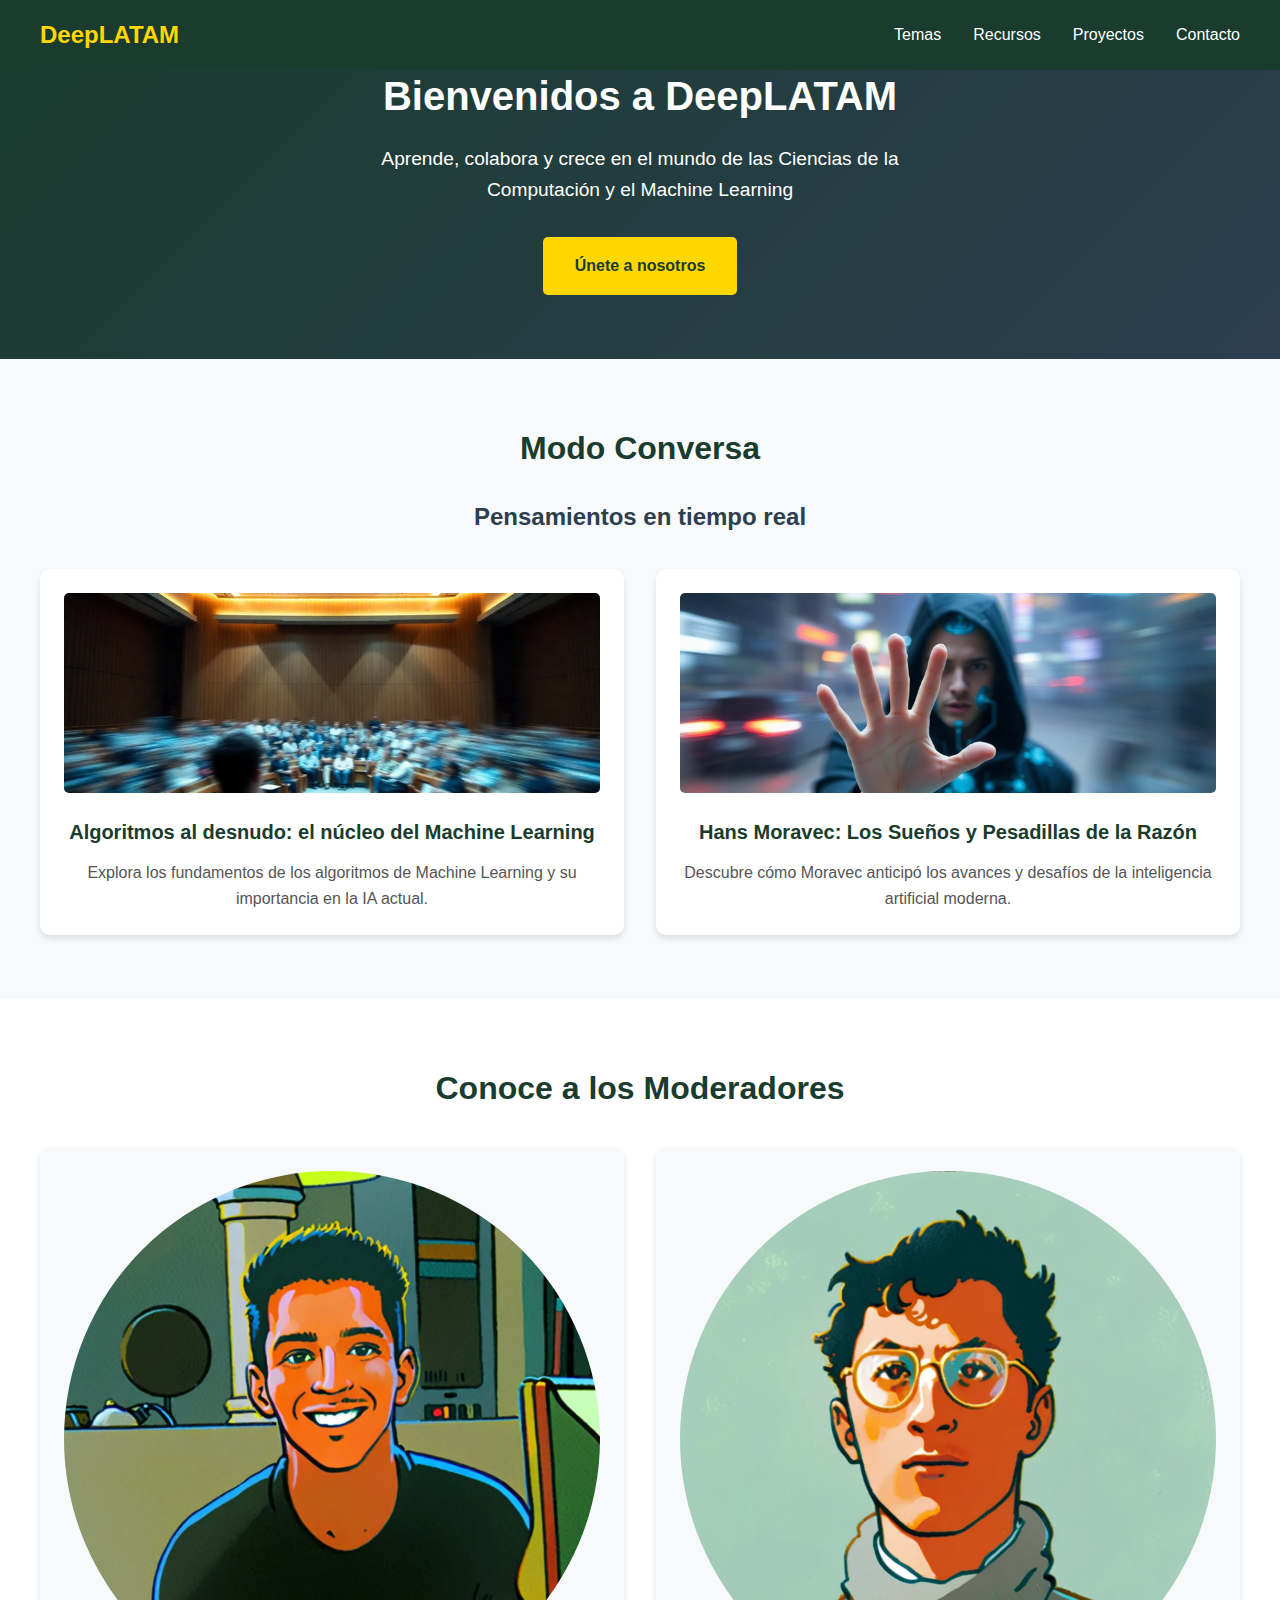
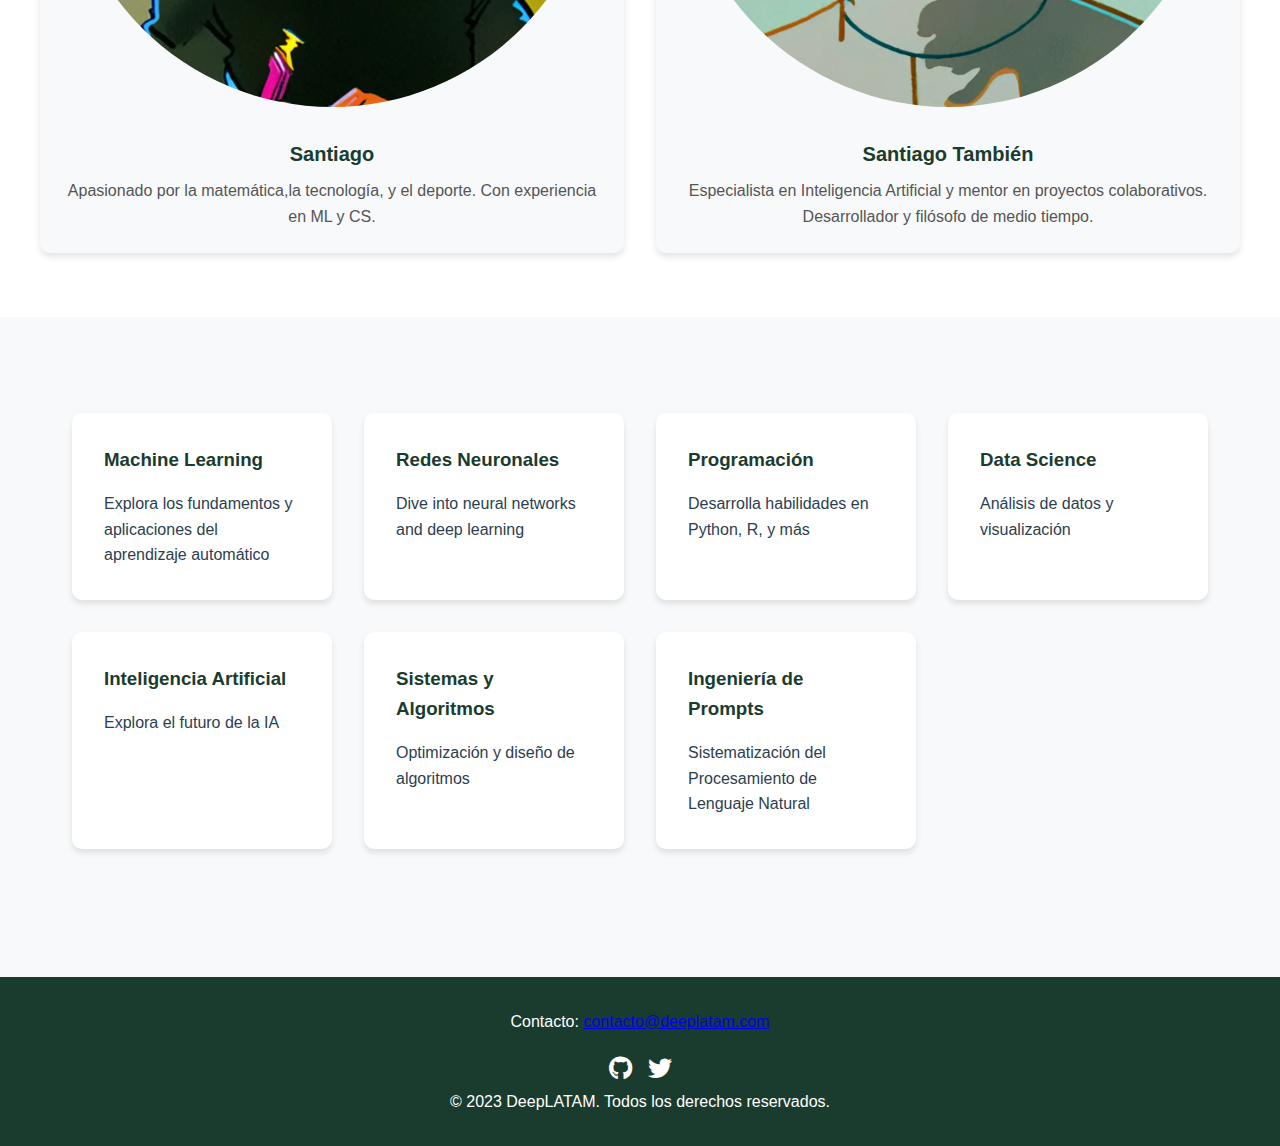
<file: index.html>
<!DOCTYPE html>
<html lang="es">
<head>
    <meta charset="UTF-8">
    <meta name="viewport" content="width=device-width, initial-scale=1.0">
    <title>DeepLATAM - Grupo de Estudio</title>
    <style>
        * {
            margin: 0;
            padding: 0;
            box-sizing: border-box;
            font-family: 'Segoe UI', Tahoma, Geneva, Verdana, sans-serif;
        }

        body {
            background-color: #f8f9fa;
            color: #2c3e50;
            line-height: 1.6;
            margin: 0;
        }

        nav {
            background-color: #1a3c2e;
            padding: 1rem;
            position: fixed;
            width: 100%;
            top: 0;
            z-index: 1000;
        }

        .nav-container {
            max-width: 1200px;
            margin: 0 auto;
            display: flex;
            justify-content: space-between;
            align-items: center;
        }

        .site-title {
            color: #ffd700;
            font-size: 1.5rem;
            font-weight: bold;
            text-decoration: none;
        }

        .nav-links {
            display: flex;
            gap: 2rem;
        }

        .nav-links a {
            color: white;
            text-decoration: none;
            font-weight: 500;
        }

        .hero {
            padding: 4rem 2rem;
            background: linear-gradient(135deg, #1a3c2e 0%, #2c3e50 100%);
            color: white;
            text-align: center;
        }

        .hero h1 {
            font-size: 2.5rem;
            margin-bottom: 1rem;
        }

        .hero p {
            font-size: 1.2rem;
            max-width: 600px;
            margin: 0 auto 2rem;
        }
        /* Moderators Section */
        .moderators {
            padding: 4rem 2rem;
            background-color: #fff;
            color: #2c3e50;
            text-align: center;
        }
        
        .moderators-container {
            max-width: 1200px;
            margin: 0 auto;
        }
        
        .moderators h2 {
            font-size: 2rem;
            margin-bottom: 2rem;
            color: #1a3c2e;
        }
        
        .moderators-grid {
            display: grid;
            grid-template-columns: repeat(auto-fit, minmax(250px, 1fr));
            gap: 2rem;
        }
        
        .moderator-card {
            background: #f8f9fa;
            border-radius: 10px;
            padding: 1.5rem;
            box-shadow: 0 4px 6px rgba(0, 0, 0, 0.1);
            transition: transform 0.3s ease;
        }
        
        .moderator-card:hover {
            transform: translateY(-5px);
        }
        
        .moderator-card img {
            width: 100%;
            height: auto;
            border-radius: 50%; /* Circular image */
            margin-bottom: 1rem;
        }
        
        .moderator-card h3 {
            margin: 0.5rem 0;
            font-size: 1.25rem;
            color: #1a3c2e;
        }
        
        .moderator-card p {
            font-size: 1rem;
            color: #555;
        }

        .cta-button {
            display: inline-block;
            background-color: #ffd700;
            color: #1a3c2e;
            padding: 1rem 2rem;
            text-decoration: none;
            border-radius: 5px;
            font-weight: bold;
            transition: all 0.3s ease;
        }

        .cta-button:hover {
            transform: translateY(-2px);
            box-shadow: 0 5px 15px rgba(0,0,0,0.2);
        }

        .topics {
            padding: 4rem 2rem;
            max-width: 1200px;
            margin: 0 auto;
        }

        .topics-grid {
            display: grid;
            grid-template-columns: repeat(auto-fit, minmax(250px, 1fr));
            gap: 2rem;
            margin-top: 2rem;
        }

        .topic-card {
            background: white;
            border-radius: 10px;
            padding: 2rem;
            box-shadow: 0 4px 6px rgba(0,0,0,0.1);
            transition: transform 0.3s ease;
        }

        .topic-card:hover {
            transform: translateY(-5px);
        }

        .topic-card h3 {
            color: #1a3c2e;
            margin-bottom: 1rem;
        }

        footer {
            background-color: #1a3c2e;
            color: white;
            padding: 2rem;
            margin-top: 4rem;
        }

        .footer-content {
            max-width: 1200px;
            margin: 0 auto;
            text-align: center;
        }

        .social-links {
            display: flex;
            justify-content: center;
            gap: 1rem;
            margin-top: 1rem;
        }

        .social-links a {
            color: white;
            text-decoration: none;
            font-size: 1.5rem;
        }

        @media (max-width: 768px) {
            .nav-links {
                display: none;
            }

            .hero h1 {
                font-size: 2rem;
            }

            .topics-grid {
                grid-template-columns: 1fr;
            }
        }
    </style>
    <link rel="stylesheet" href="https://cdnjs.cloudflare.com/ajax/libs/font-awesome/6.0.0/css/all.min.css">
</head>
<body>
    <nav>
        <div class="nav-container">
            <a href="#" class="site-title">DeepLATAM</a>
            <div class="nav-links">
                <a href="#temas">Temas</a>
                <a href="topics/recursos.html">Recursos</a>
                <a href="#proyectos">Proyectos</a>
                <a href="#contacto">Contacto</a>
            </div>
        </div>
    </nav>

    <section class="hero">
        <div class="hero-content">
            <h1>Bienvenidos a DeepLATAM</h1>
            <p>Aprende, colabora y crece en el mundo de las Ciencias de la Computación y el Machine Learning</p>
            <a href="https://github.com/SanThought/deeplatam" class="cta-button">
                Únete a nosotros
            </a>
        </div>
    </section>

    <section class="conversa" style="padding: 4rem 2rem; background-color: #f8f9fa; text-align: center;">
        <div class="conversa-container" style="max-width: 1200px; margin: 0 auto;">
            <h2 style="font-size: 2rem; margin-bottom: 1.5rem; color: #1a3c2e;">Modo Conversa</h2>
            <h3 style="font-size: 1.5rem; margin-bottom: 2rem; color: #2c3e50;">Pensamientos en tiempo real</h3>
            <div class="conversa-grid" style="display: grid; grid-template-columns: repeat(auto-fit, minmax(300px, 1fr)); gap: 2rem;">
                <!-- Card 1 -->
                <a href="topics/algoritmos-al-deshnudo.html" class="conversa-card" style="text-decoration: none; color: inherit;">
                    <div style="background: white; border-radius: 10px; padding: 1.5rem; box-shadow: 0 4px 6px rgba(0,0,0,0.1); transition: transform 0.3s ease;">
                        <img src="images/blogposts/algoritmos-al-deshnudo.png" alt="Algoritmos al desnudo" style="width: 100%; height: 200px; object-fit: cover; border-radius: 5px; margin-bottom: 1rem;">
                        <h3 style="font-size: 1.25rem; margin-bottom: 0.75rem; color: #1a3c2e;">Algoritmos al desnudo: el núcleo del Machine Learning</h3>
                        <p style="color: #555;">Explora los fundamentos de los algoritmos de Machine Learning y su importancia en la IA actual.</p>
                    </div>
                </a>
    
                <!-- Card 2 -->
                <a href="topics/hans-moravec.html" class="conversa-card" style="text-decoration: none; color: inherit;">
                    <div style="background: white; border-radius: 10px; padding: 1.5rem; box-shadow: 0 4px 6px rgba(0,0,0,0.1); transition: transform 0.3s ease;">
                        <img src="images/blogposts/hans-moravec.png" alt="Hans Moravec" style="width: 100%; height: 200px; object-fit: cover; border-radius: 5px; margin-bottom: 1rem;">
                        <h3 style="font-size: 1.25rem; margin-bottom: 0.75rem; color: #1a3c2e;">Hans Moravec: Los Sueños y Pesadillas de la Razón</h3>
                        <p style="color: #555;">Descubre cómo Moravec anticipó los avances y desafíos de la inteligencia artificial moderna.</p>
                    </div>
                </a>
            </div>
        </div>
    </section>

    <section class="moderators">
        <div class="moderators-container">
            <h2>Conoce a los Moderadores</h2>
            <div class="moderators-grid">
                <!-- Moderator Card 1 -->
                <div class="moderator-card">
                    <img src="images/moderators/moderator1.png" alt="Nombre Moderador 1">
                    <h3>Santiago</h3>
                    <p>Apasionado por la matemática,la tecnología, y el deporte. Con experiencia en ML y CS.</p>
                </div>
                <!-- Moderator Card 2 -->
                <div class="moderator-card">
                    <img src="images/moderators/moderator2.png" alt="Nombre Moderador 2">
                    <h3>Santiago También</h3>
                    <p>Especialista en Inteligencia Artificial y mentor en proyectos colaborativos. Desarrollador y filósofo de medio tiempo.</p>
                </div>
                <!-- Add more moderator cards as needed -->
            </div>
        </div>
    </section>

    <section class="topics" id="temas">
        <div class="topics-grid">
            <!-- Topic Cards with Links to their respective Pages -->
            <div class="topic-card">
                <h3><a href="topics/machine-learning.html" style="color: #1a3c2e; text-decoration: none;">Machine Learning</a></h3>
                <p>Explora los fundamentos y aplicaciones del aprendizaje automático</p>
            </div>
            <div class="topic-card">
                <h3><a href="topics/neural-networks.html" style="color: #1a3c2e; text-decoration: none;">Redes Neuronales</a></h3>
                <p>Dive into neural networks and deep learning</p>
            </div>
            <div class="topic-card">
                <h3><a href="topics/programming.html" style="color: #1a3c2e; text-decoration: none;">Programación</a></h3>
                <p>Desarrolla habilidades en Python, R, y más</p>
            </div>
            <div class="topic-card">
                <h3><a href="topics/data-science.html" style="color: #1a3c2e; text-decoration: none;">Data Science</a></h3>
                <p>Análisis de datos y visualización</p>
            </div>
            <div class="topic-card">
                <h3><a href="topics/artificial-intelligence.html" style="color: #1a3c2e; text-decoration: none;">Inteligencia Artificial</a></h3>
                <p>Explora el futuro de la IA</p>
            </div>
            <div class="topic-card">
                <h3><a href="topics/systems-and-algorithms.html" style="color: #1a3c2e; text-decoration: none;">Sistemas y Algoritmos</a></h3>
                <p>Optimización y diseño de algoritmos</p>
            </div>
            <div class="topic-card">
                <h3><a href="topics/prompt-engineering.html" style="color: #1a3c2e; text-decoration: none;">Ingeniería de Prompts</a></h3>
                <p>Sistematización del Procesamiento de Lenguaje Natural</p>
            </div>
        </div>
    </section>

    <footer>
        <div class="footer-content">
            <p>Contacto: <a href="mailto:contacto@deeplatam.com">contacto@deeplatam.com</a></p>
            <div class="social-links">
                <a href="https://github.com/SanThought/deeplatam"><i class="fab fa-github"></i></a>
                <a href="https://x.com/S4nS4nti4g0"><i class="fab fa-twitter"></i></a>
            </div>
            <p>© 2023 DeepLATAM. Todos los derechos reservados.</p>
        </div>
    </footer>
</body>
</html>
</file>
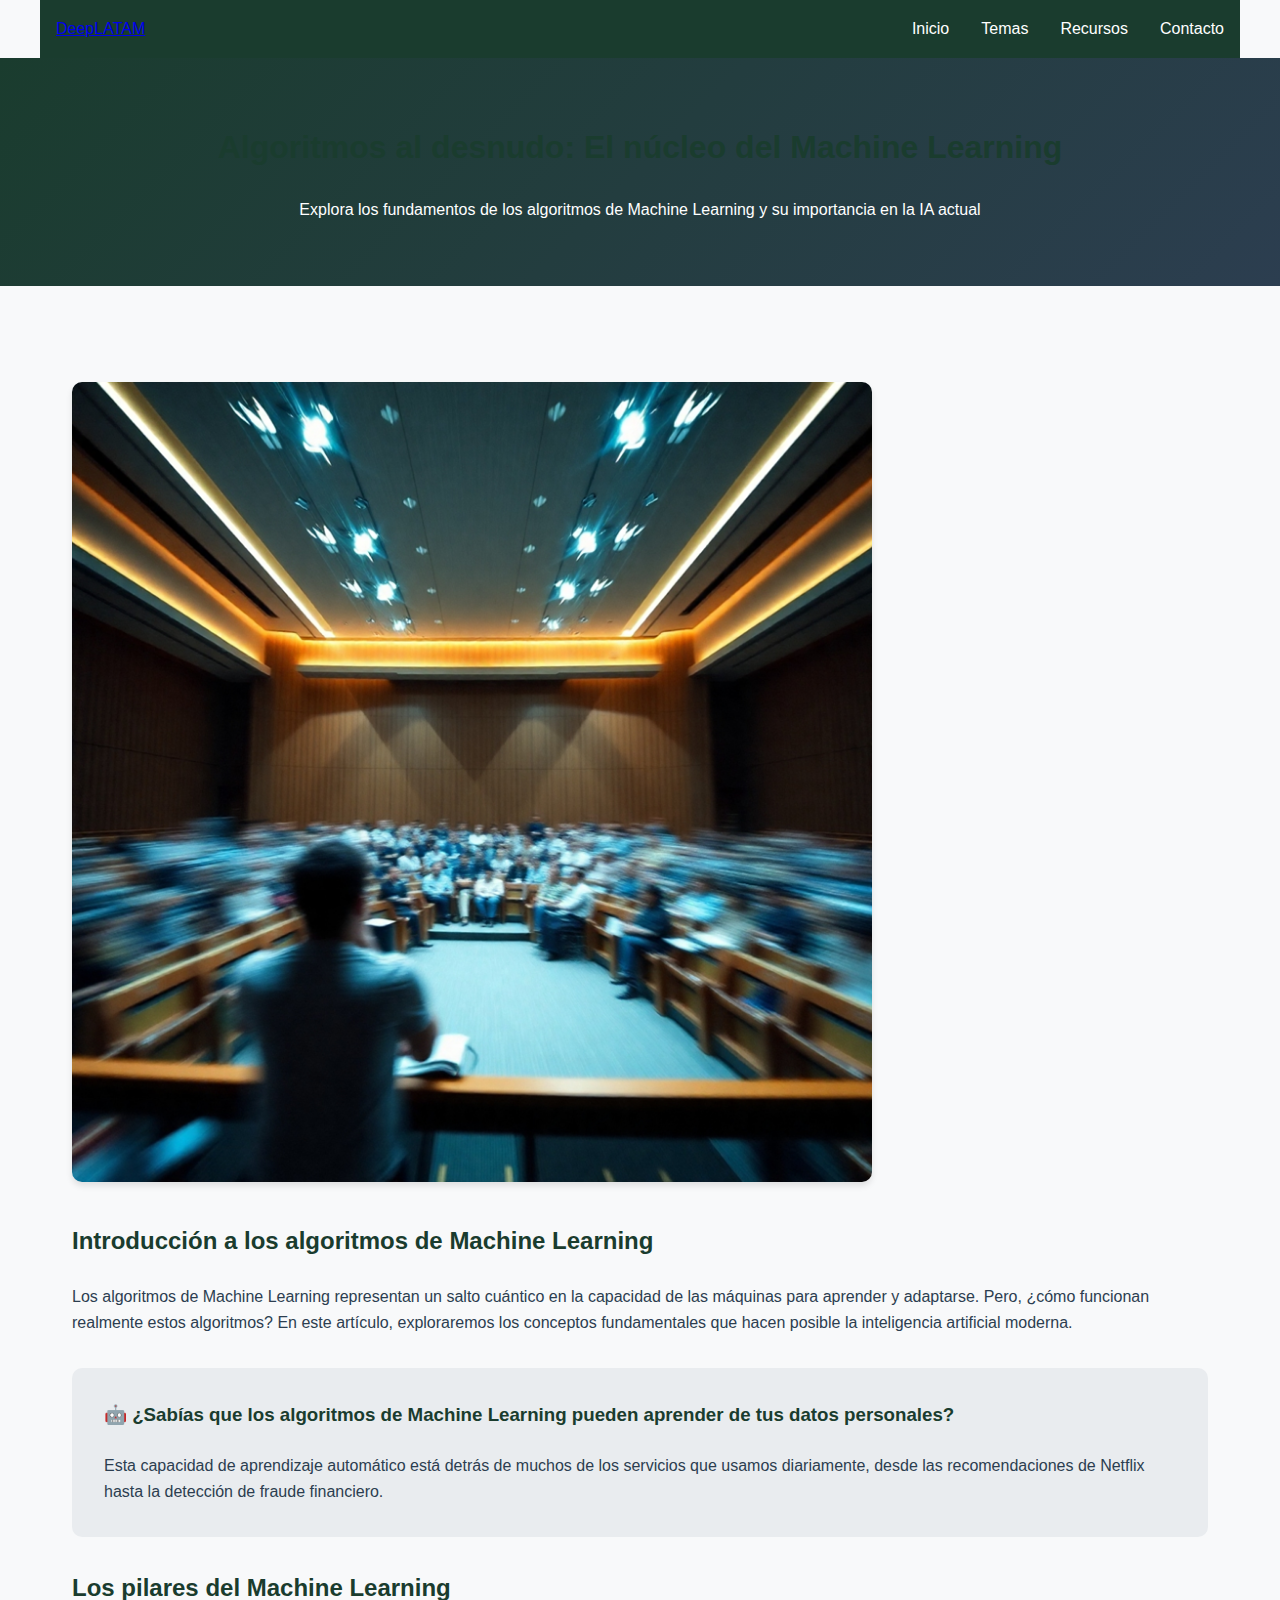
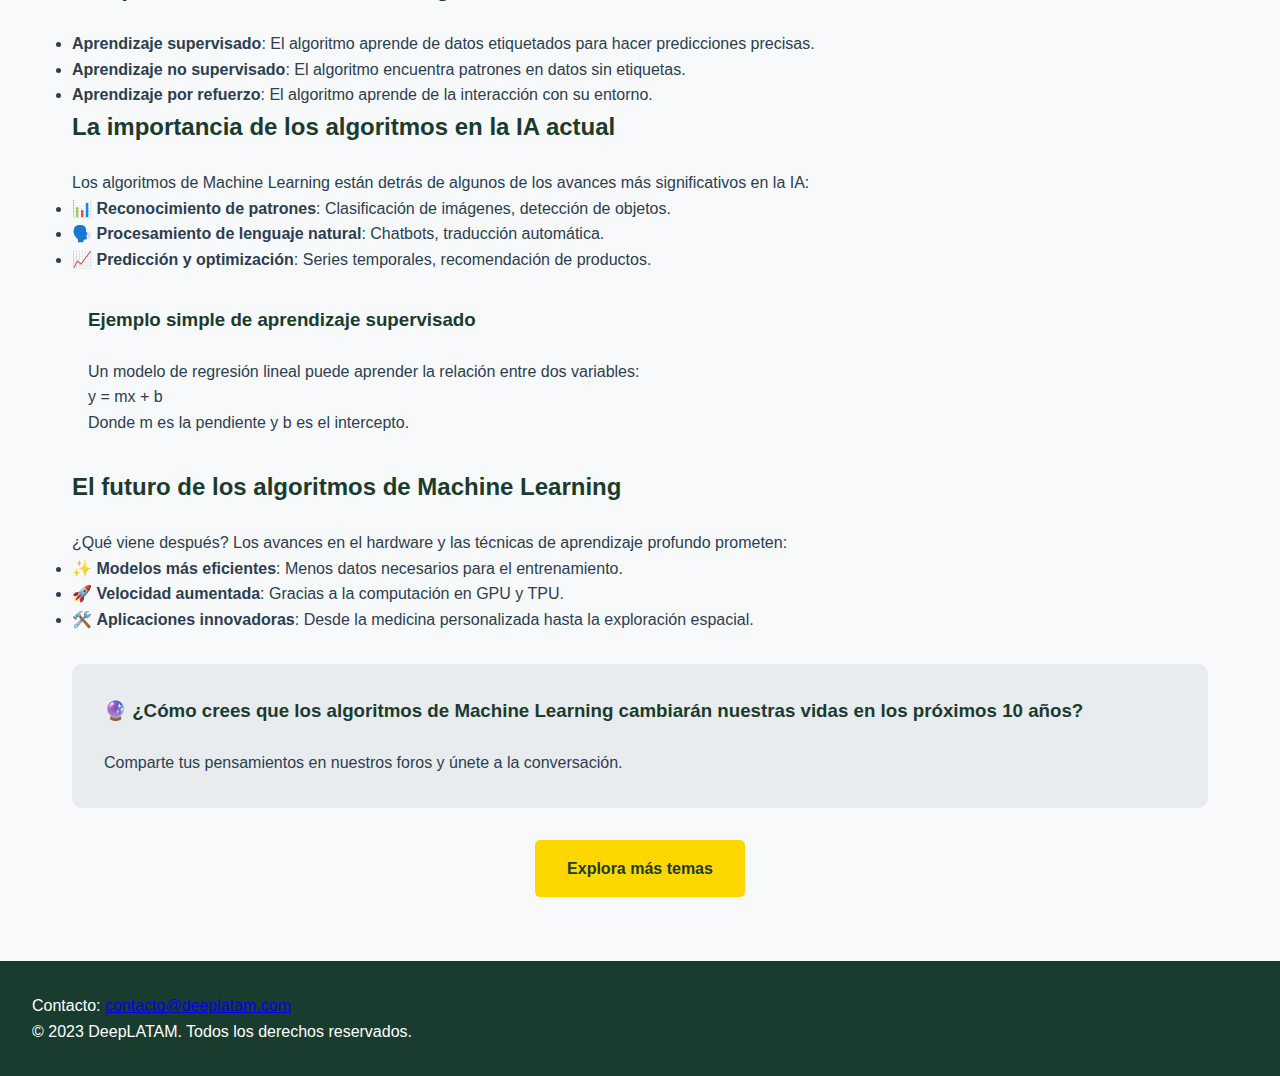
<file: topics/algoritmos-al-deshnudo.html>
<!DOCTYPE html>
<html lang="es">
<head>
    <meta charset="UTF-8">
    <meta name="viewport" content="width=device-width, initial-scale=1.0">
    <title>Algoritmos al desnudo: El núcleo del Machine Learning</title>
    <style>
        /* Match the project's styles */
        * {
            margin: 0;
            padding: 0;
            box-sizing: border-box;
            font-family: 'Segoe UI', Tahoma, Geneva, Verdana, sans-serif;
        }

        body {
            background-color: #f8f9fa;
            color: #2c3e50;
            line-height: 1.6;
        }

        .nav-container {
            max-width: 1200px;
            margin: 0 auto;
            display: flex;
            justify-content: space-between;
            align-items: center;
            padding: 1rem;
            background-color: #1a3c2e;
            color: white;
        }

        .nav-links {
            display: flex;
            gap: 2rem;
        }

        .nav-links a {
            color: white;
            text-decoration: none;
            font-weight: 500;
        }

        .hero {
            padding: 4rem 2rem;
            background: linear-gradient(135deg, #1a3c2e 0%, #2c3e50 100%);
            color: white;
            text-align: center;
        }

        .post-content {
            max-width: 1200px;
            margin: 4rem auto;
            padding: 0 2rem;
        }

        .post-image {
            width: 100%;
            max-width: 800px;
            height: auto;
            margin: 2rem auto;
            border-radius: 10px;
            box-shadow: 0 4px 6px rgba(0, 0, 0, 0.1);
        }

        h1, h2, h3 {
            color: #1a3c2e;
            margin-bottom: 1.5rem;
        }

        .code-block {
            background-color: #f8f9fa;
            padding: 1rem;
            border-radius: 5px;
            margin: 1rem 0;
            font-family: monospace;
        }

        .thought-invitation {
            background-color: #e9ecef;
            padding: 2rem;
            border-radius: 10px;
            margin: 2rem 0;
        }

        .cta-button {
            display: inline-block;
            background-color: #ffd700;
            color: #1a3c2e;
            padding: 1rem 2rem;
            text-decoration: none;
            border-radius: 5px;
            font-weight: bold;
            transition: all 0.3s ease;
        }

        .cta-button:hover {
            transform: translateY(-2px);
            box-shadow: 0 5px 15px rgba(0, 0, 0, 0.2);
        }
    </style>
</head>
<body>
    <nav>
        <div class="nav-container">
            <a href="../index.html" class="site-title">DeepLATAM</a>
            <div class="nav-links">
                <a href="../index.html">Inicio</a>
                <a href="#temas">Temas</a>
                <a href="#recursos">Recursos</a>
                <a href="#contacto">Contacto</a>
            </div>
        </div>
    </nav>

    <section class="hero">
        <h1>Algoritmos al desnudo: El núcleo del Machine Learning</h1>
        <p>Explora los fundamentos de los algoritmos de Machine Learning y su importancia en la IA actual</p>
    </section>

    <main class="post-content">
        <img src="../images/blogposts/algoritmos-al-deshnudo.png" alt="Algoritmos al desnudo" class="post-image">

        <h2>Introducción a los algoritmos de Machine Learning</h2>
        <p>Los algoritmos de Machine Learning representan un salto cuántico en la capacidad de las máquinas para aprender y adaptarse. Pero, ¿cómo funcionan realmente estos algoritmos? En este artículo, exploraremos los conceptos fundamentales que hacen posible la inteligencia artificial moderna.</p>

        <div class="thought-invitation">
            <h3>🤖 ¿Sabías que los algoritmos de Machine Learning pueden aprender de tus datos personales?</h3>
            <p>Esta capacidad de aprendizaje automático está detrás de muchos de los servicios que usamos diariamente, desde las recomendaciones de Netflix hasta la detección de fraude financiero.</p>
        </div>

        <h2>Los pilares del Machine Learning</h2>
        <ul>
            <li><strong>Aprendizaje supervisado</strong>: El algoritmo aprende de datos etiquetados para hacer predicciones precisas.</li>
            <li><strong>Aprendizaje no supervisado</strong>: El algoritmo encuentra patrones en datos sin etiquetas.</li>
            <li><strong>Aprendizaje por refuerzo</strong>: El algoritmo aprende de la interacción con su entorno.</li>
        </ul>

        <h2>La importancia de los algoritmos en la IA actual</h2>
        <p>Los algoritmos de Machine Learning están detrás de algunos de los avances más significativos en la IA:</p>
        <ul>
            <li>📊 <strong>Reconocimiento de patrones</strong>: Clasificación de imágenes, detección de objetos.</li>
            <li>🗣️ <strong>Procesamiento de lenguaje natural</strong>: Chatbots, traducción automática.</li>
            <li>📈 <strong>Predicción y optimización</strong>: Series temporales, recomendación de productos.</li>
        </ul>

        <div class="code-block">
            <h3>Ejemplo simple de aprendizaje supervisado</h3>
            <p>Un modelo de regresión lineal puede aprender la relación entre dos variables:</p>
            <code>y = mx + b</code>
            <p>Donde m es la pendiente y b es el intercepto.</p>
        </div>

        <h2>El futuro de los algoritmos de Machine Learning</h2>
        <p>¿Qué viene después? Los avances en el hardware y las técnicas de aprendizaje profundo prometen:</p>
        <ul>
            <li>✨ <strong>Modelos más eficientes</strong>: Menos datos necesarios para el entrenamiento.</li>
            <li>🚀 <strong>Velocidad aumentada</strong>: Gracias a la computación en GPU y TPU.</li>
            <li>🛠️ <strong>Aplicaciones innovadoras</strong>: Desde la medicina personalizada hasta la exploración espacial.</li>
        </ul>

        <div class="thought-invitation">
            <h3>🔮 ¿Cómo crees que los algoritmos de Machine Learning cambiarán nuestras vidas en los próximos 10 años?</h3>
            <p>Comparte tus pensamientos en nuestros foros y únete a la conversación.</p>
        </div>

        <p style="text-align: center; margin-top: 2rem;">
            <a href="../index.html#temas" class="cta-button">Explora más temas</a>
        </p>
    </main>

    <footer style="background-color: #1a3c2e; color: white; padding: 2rem; margin-top: 4rem;">
        <div class="footer-content">
            <p>Contacto: <a href="mailto:contacto@deeplatam.com">contacto@deeplatam.com</a></p>
            <div class="social-links">
                <a href="https://github.com/SanThought/deeplatam"><i class="fab fa-github"></i></a>
                <a href="https://x.com/S4nS4nti4g0"><i class="fab fa-twitter"></i></a>
            </div>
            <p>© 2023 DeepLATAM. Todos los derechos reservados.</p>
        </div>
    </footer>
</body>
</html>
</file>
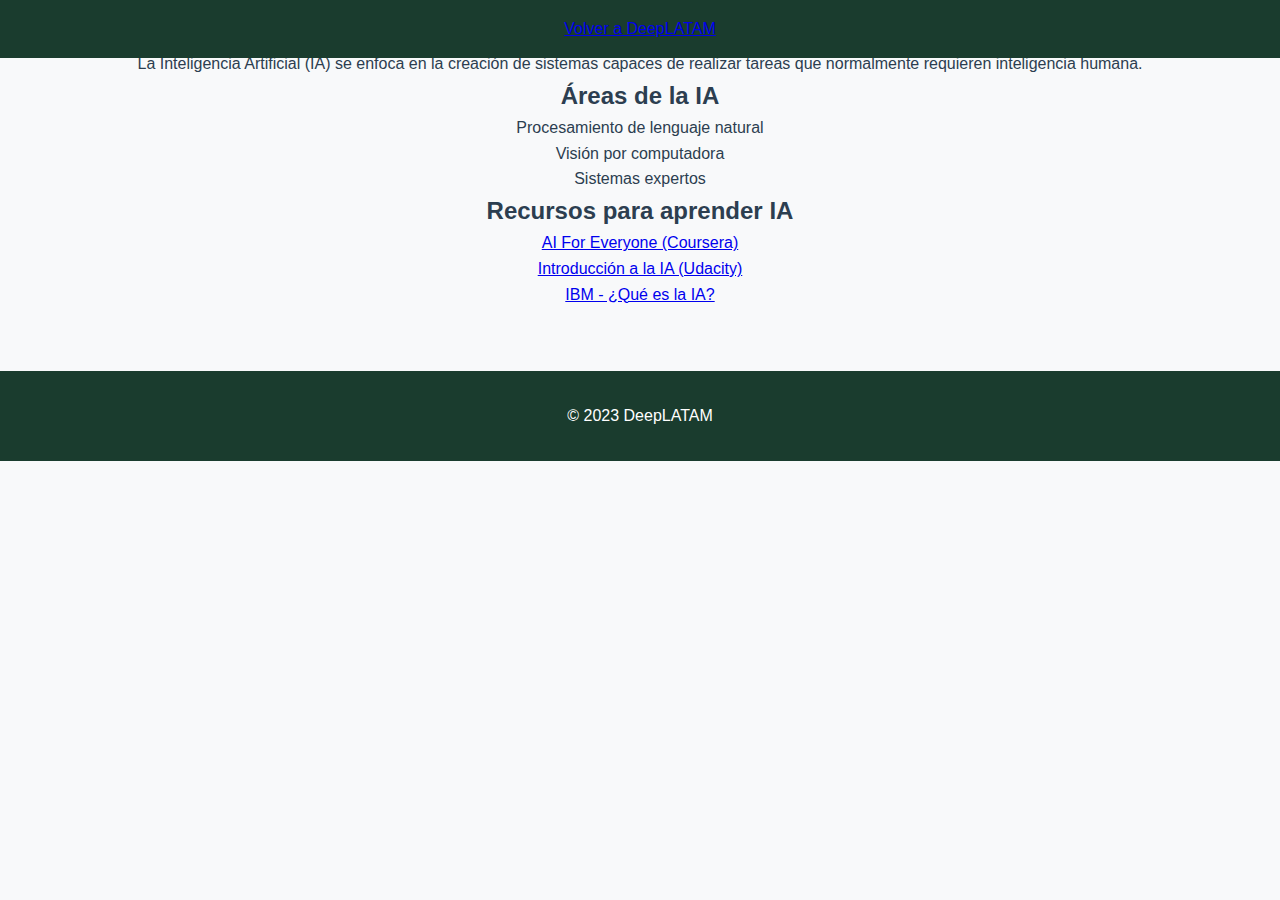
<file: topics/artificial-intelligence.html>
<!DOCTYPE html>
<html lang="es">
<head>
  <meta charset="UTF-8">
  <meta name="viewport" content="width=device-width, initial-scale=1.0">
  <title>Inteligencia Artificial - DeepLATAM</title>
  <link rel="stylesheet" href="../styles/styles.css">
</head>
<body>
  <header>
    <nav>
      <a href="../index.html">Volver a DeepLATAM</a>
    </nav>
  </header>
  <main>
    <h1>Inteligencia Artificial</h1>
    <p>La Inteligencia Artificial (IA) se enfoca en la creación de sistemas capaces de realizar tareas que normalmente requieren inteligencia humana.</p>
    <h2>Áreas de la IA</h2>
    <ul>
      <li>Procesamiento de lenguaje natural</li>
      <li>Visión por computadora</li>
      <li>Sistemas expertos</li>
    </ul>
    <h2>Recursos para aprender IA</h2>
    <ul>
      <li><a href="https://www.coursera.org/learn/ai-for-everyone" target="_blank">AI For Everyone (Coursera)</a></li>
      <li><a href="https://www.udacity.com/course/intro-to-artificial-intelligence--cs271" target="_blank">Introducción a la IA (Udacity)</a></li>
      <li><a href="https://www.ibm.com/cloud/learn/what-is-artificial-intelligence" target="_blank">IBM - ¿Qué es la IA?</a></li>
    </ul>
  </main>
  <footer>
    <p>&copy; 2023 DeepLATAM</p>
  </footer>
</body>
</html>
</file>
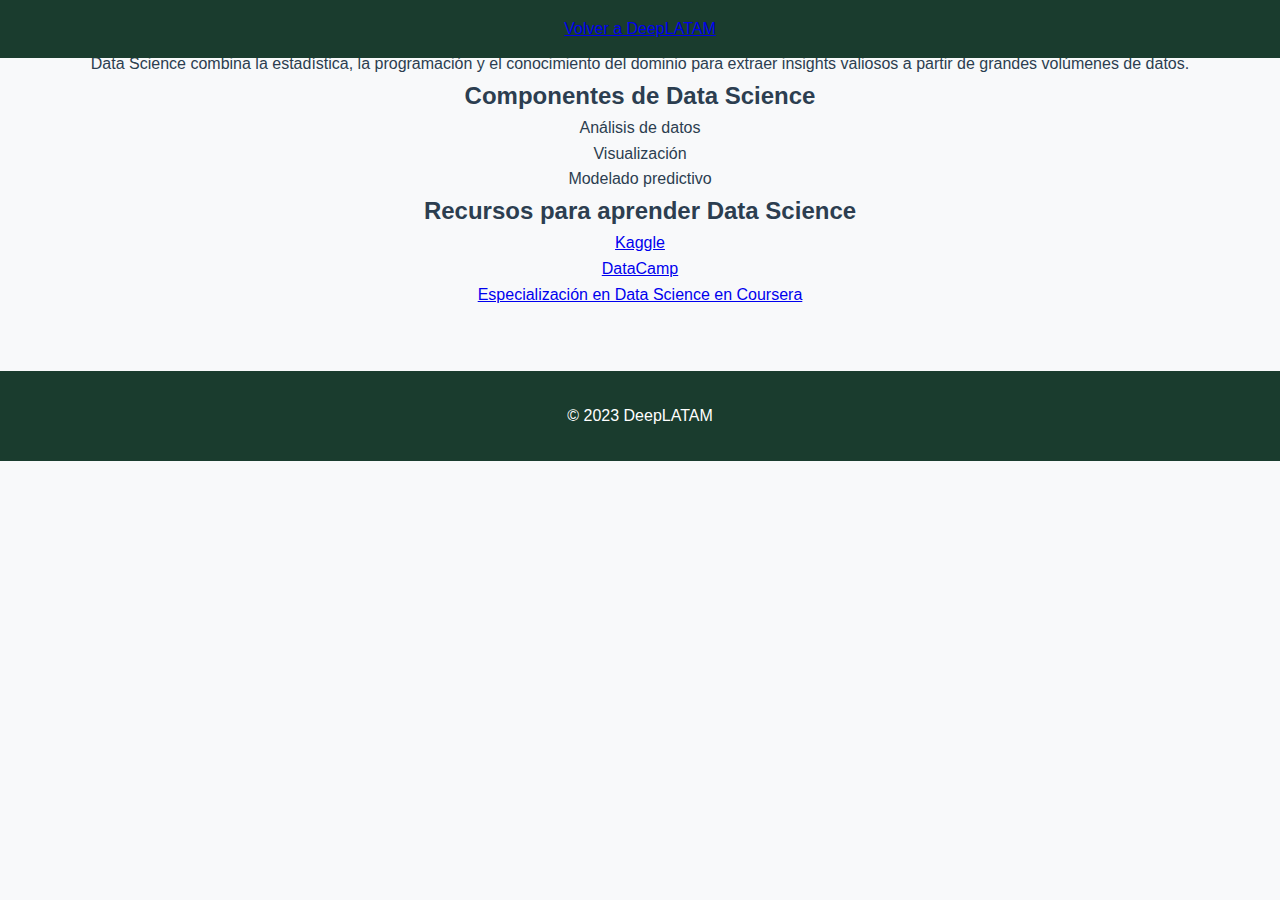
<file: topics/data-science.html>
<!DOCTYPE html>
<html lang="es">
<head>
  <meta charset="UTF-8">
  <meta name="viewport" content="width=device-width, initial-scale=1.0">
  <title>Data Science - DeepLATAM</title>
  <link rel="stylesheet" href="../styles/styles.css">
</head>
<body>
  <header>
    <nav>
      <a href="../index.html">Volver a DeepLATAM</a>
    </nav>
  </header>
  <main>
    <h1>Data Science</h1>
    <p>Data Science combina la estadística, la programación y el conocimiento del dominio para extraer insights valiosos a partir de grandes volúmenes de datos.</p>
    <h2>Componentes de Data Science</h2>
    <ul>
      <li>Análisis de datos</li>
      <li>Visualización</li>
      <li>Modelado predictivo</li>
    </ul>
    <h2>Recursos para aprender Data Science</h2>
    <ul>
      <li><a href="https://www.kaggle.com/" target="_blank">Kaggle</a></li>
      <li><a href="https://www.datacamp.com/" target="_blank">DataCamp</a></li>
      <li><a href="https://www.coursera.org/specializations/data-science" target="_blank">Especialización en Data Science en Coursera</a></li>
    </ul>
  </main>
  <footer>
    <p>&copy; 2023 DeepLATAM</p>
  </footer>
</body>
</html>
</file>
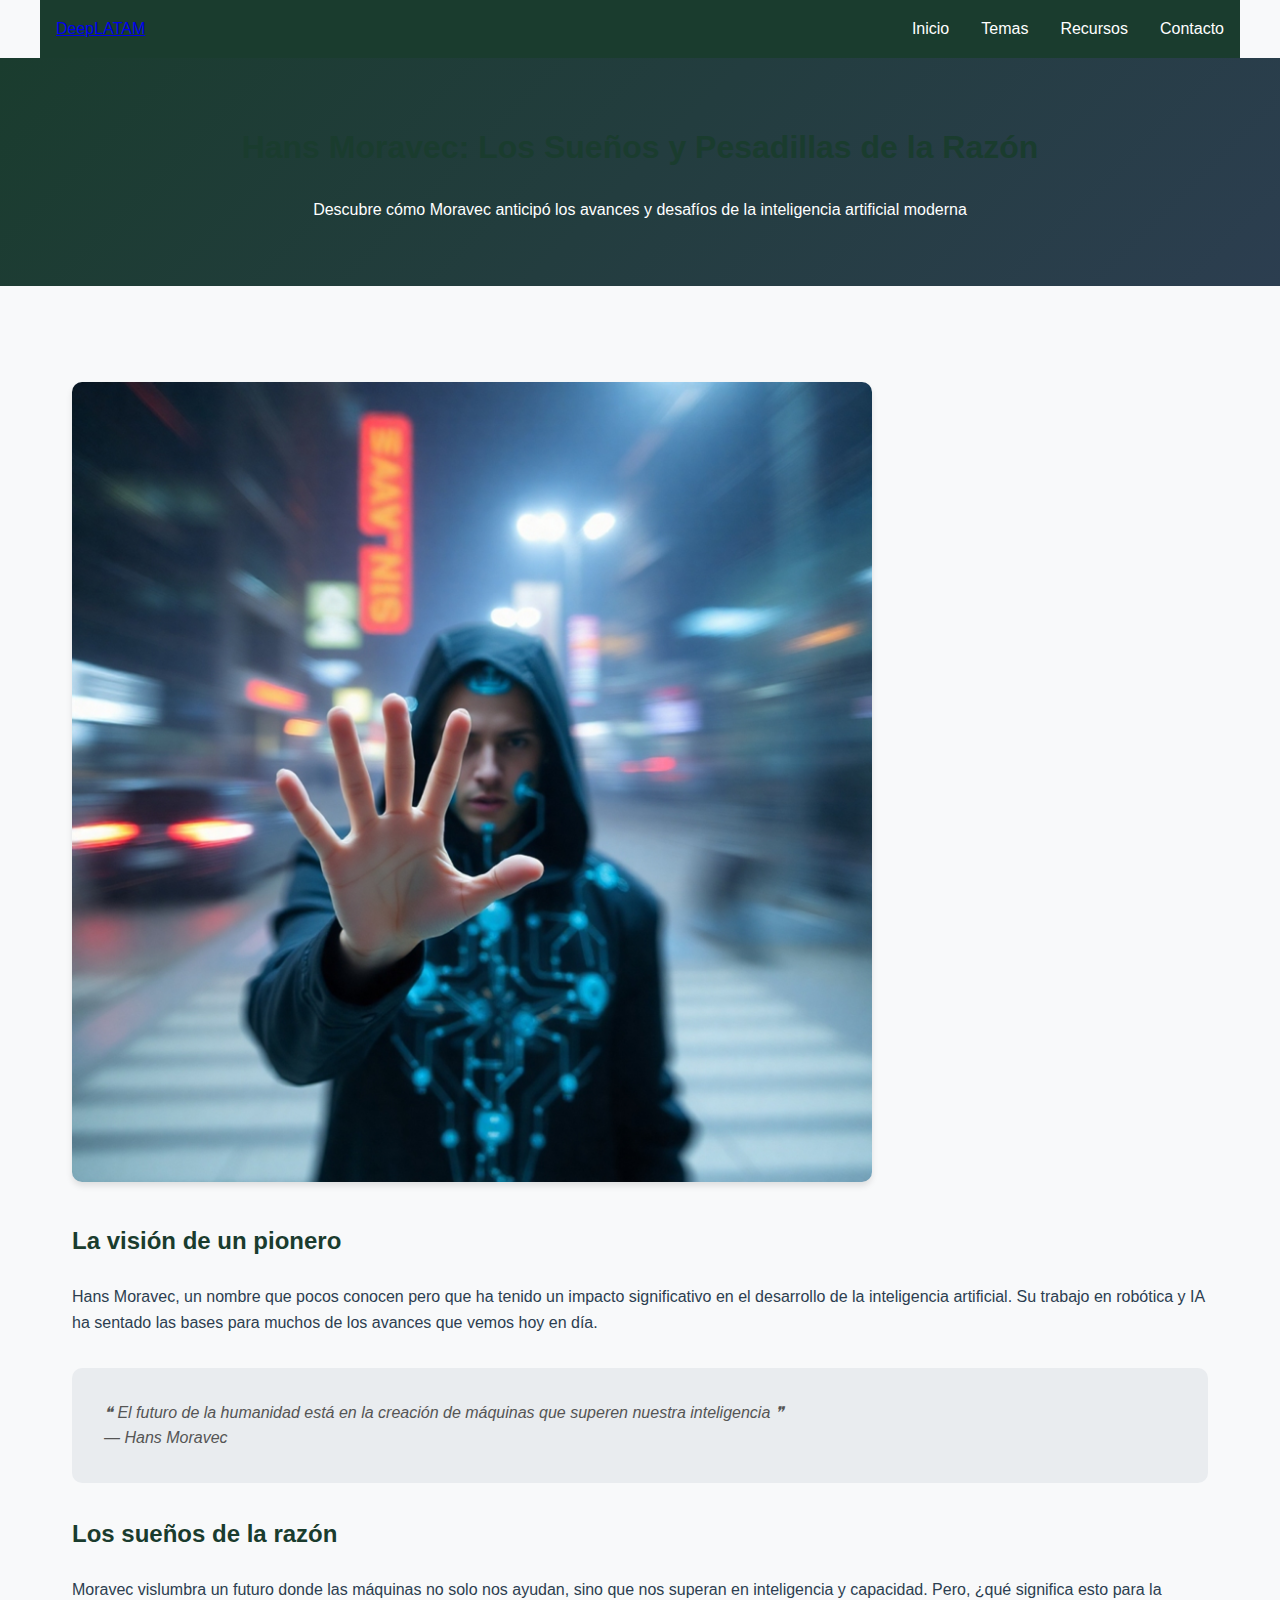
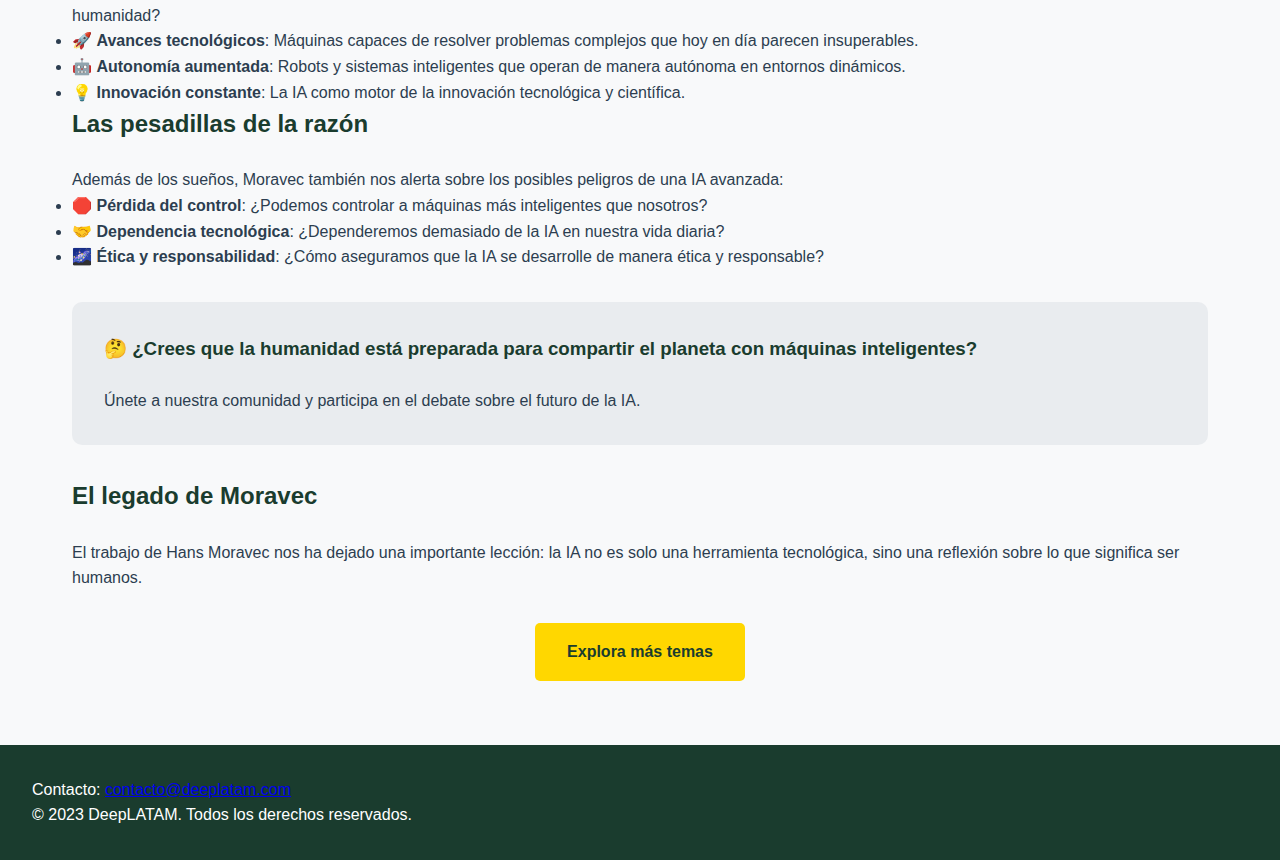
<file: topics/hans-moravec.html>
<!DOCTYPE html>
<html lang="es">
<head>
    <meta charset="UTF-8">
    <meta name="viewport" content="width=device-width, initial-scale=1.0">
    <title>Hans Moravec: Los Sueños y Pesadillas de la Razón</title>
    <style>
        /* Match the project's styles */
        * {
            margin: 0;
            padding: 0;
            box-sizing: border-box;
            font-family: 'Segoe UI', Tahoma, Geneva, Verdana, sans-serif;
        }

        body {
            background-color: #f8f9fa;
            color: #2c3e50;
            line-height: 1.6;
        }

        .nav-container {
            max-width: 1200px;
            margin: 0 auto;
            display: flex;
            justify-content: space-between;
            align-items: center;
            padding: 1rem;
            background-color: #1a3c2e;
            color: white;
        }

        .nav-links {
            display: flex;
            gap: 2rem;
        }

        .nav-links a {
            color: white;
            text-decoration: none;
            font-weight: 500;
        }

        .hero {
            padding: 4rem 2rem;
            background: linear-gradient(135deg, #1a3c2e 0%, #2c3e50 100%);
            color: white;
            text-align: center;
        }

        .post-content {
            max-width: 1200px;
            margin: 4rem auto;
            padding: 0 2rem;
        }

        .post-image {
            width: 100%;
            max-width: 800px;
            height: auto;
            margin: 2rem auto;
            border-radius: 10px;
            box-shadow: 0 4px 6px rgba(0, 0, 0, 0.1);
        }

        h1, h2, h3 {
            color: #1a3c2e;
            margin-bottom: 1.5rem;
        }

        .quote-block {
            background-color: #e9ecef;
            padding: 2rem;
            border-radius: 10px;
            margin: 2rem 0;
            font-style: italic;
            color: #555;
        }

        .thought-invitation {
            background-color: #e9ecef;
            padding: 2rem;
            border-radius: 10px;
            margin: 2rem 0;
        }

        .cta-button {
            display: inline-block;
            background-color: #ffd700;
            color: #1a3c2e;
            padding: 1rem 2rem;
            text-decoration: none;
            border-radius: 5px;
            font-weight: bold;
            transition: all 0.3s ease;
        }

        .cta-button:hover {
            transform: translateY(-2px);
            box-shadow: 0 5px 15px rgba(0, 0, 0, 0.2);
        }
    </style>
</head>
<body>
    <nav>
        <div class="nav-container">
            <a href="../index.html" class="site-title">DeepLATAM</a>
            <div class="nav-links">
                <a href="../index.html">Inicio</a>
                <a href="#temas">Temas</a>
                <a href="#recursos">Recursos</a>
                <a href="#contacto">Contacto</a>
            </div>
        </div>
    </nav>

    <section class="hero">
        <h1>Hans Moravec: Los Sueños y Pesadillas de la Razón</h1>
        <p>Descubre cómo Moravec anticipó los avances y desafíos de la inteligencia artificial moderna</p>
    </section>

    <main class="post-content">
        <img src="../images/blogposts/hans-moravec.png" alt="Hans Moravec" class="post-image">

        <h2>La visión de un pionero</h2>
        <p>Hans Moravec, un nombre que pocos conocen pero que ha tenido un impacto significativo en el desarrollo de la inteligencia artificial. Su trabajo en robótica y IA ha sentado las bases para muchos de los avances que vemos hoy en día.</p>

        <div class="quote-block">
            <p>❝ El futuro de la humanidad está en la creación de máquinas que superen nuestra inteligencia ❞</p>
            <p>— Hans Moravec</p>
        </div>

        <h2>Los sueños de la razón</h2>
        <p>Moravec vislumbra un futuro donde las máquinas no solo nos ayudan, sino que nos superan en inteligencia y capacidad. Pero, ¿qué significa esto para la humanidad?</p>
        <ul>
            <li>🚀 <strong>Avances tecnológicos</strong>: Máquinas capaces de resolver problemas complejos que hoy en día parecen insuperables.</li>
            <li>🤖 <strong>Autonomía aumentada</strong>: Robots y sistemas inteligentes que operan de manera autónoma en entornos dinámicos.</li>
            <li>💡 <strong>Innovación constante</strong>: La IA como motor de la innovación tecnológica y científica.</li>
        </ul>

        <h2>Las pesadillas de la razón</h2>
        <p>Además de los sueños, Moravec también nos alerta sobre los posibles peligros de una IA avanzada:</p>
        <ul>
            <li>🛑 <strong> Pérdida del control</strong>: ¿Podemos controlar a máquinas más inteligentes que nosotros?</li>
            <li>🤝 <strong> Dependencia tecnológica</strong>: ¿Dependeremos demasiado de la IA en nuestra vida diaria?</li>
            <li>🌌 <strong> Ética y responsabilidad</strong>: ¿Cómo aseguramos que la IA se desarrolle de manera ética y responsable?</li>
        </ul>

        <div class="thought-invitation">
            <h3>🤔 ¿Crees que la humanidad está preparada para compartir el planeta con máquinas inteligentes?</h3>
            <p>Únete a nuestra comunidad y participa en el debate sobre el futuro de la IA.</p>
        </div>

        <h2>El legado de Moravec</h2>
        <p>El trabajo de Hans Moravec nos ha dejado una importante lección: la IA no es solo una herramienta tecnológica, sino una reflexión sobre lo que significa ser humanos.</p>

        <p style="text-align: center; margin-top: 2rem;">
            <a href="../index.html#temas" class="cta-button">Explora más temas</a>
        </p>
    </main>

    <footer style="background-color: #1a3c2e; color: white; padding: 2rem; margin-top: 4rem;">
        <div class="footer-content">
            <p>Contacto: <a href="mailto:contacto@deeplatam.com">contacto@deeplatam.com</a></p>
            <div class="social-links">
                <a href="https://github.com/SanThought/deeplatam"><i class="fab fa-github"></i></a>
                <a href="https://x.com/S4nS4nti4g0"><i class="fab fa-twitter"></i></a>
            </div>
            <p>© 2023 DeepLATAM. Todos los derechos reservados.</p>
        </div>
    </footer>
</body>
</html>
</file>
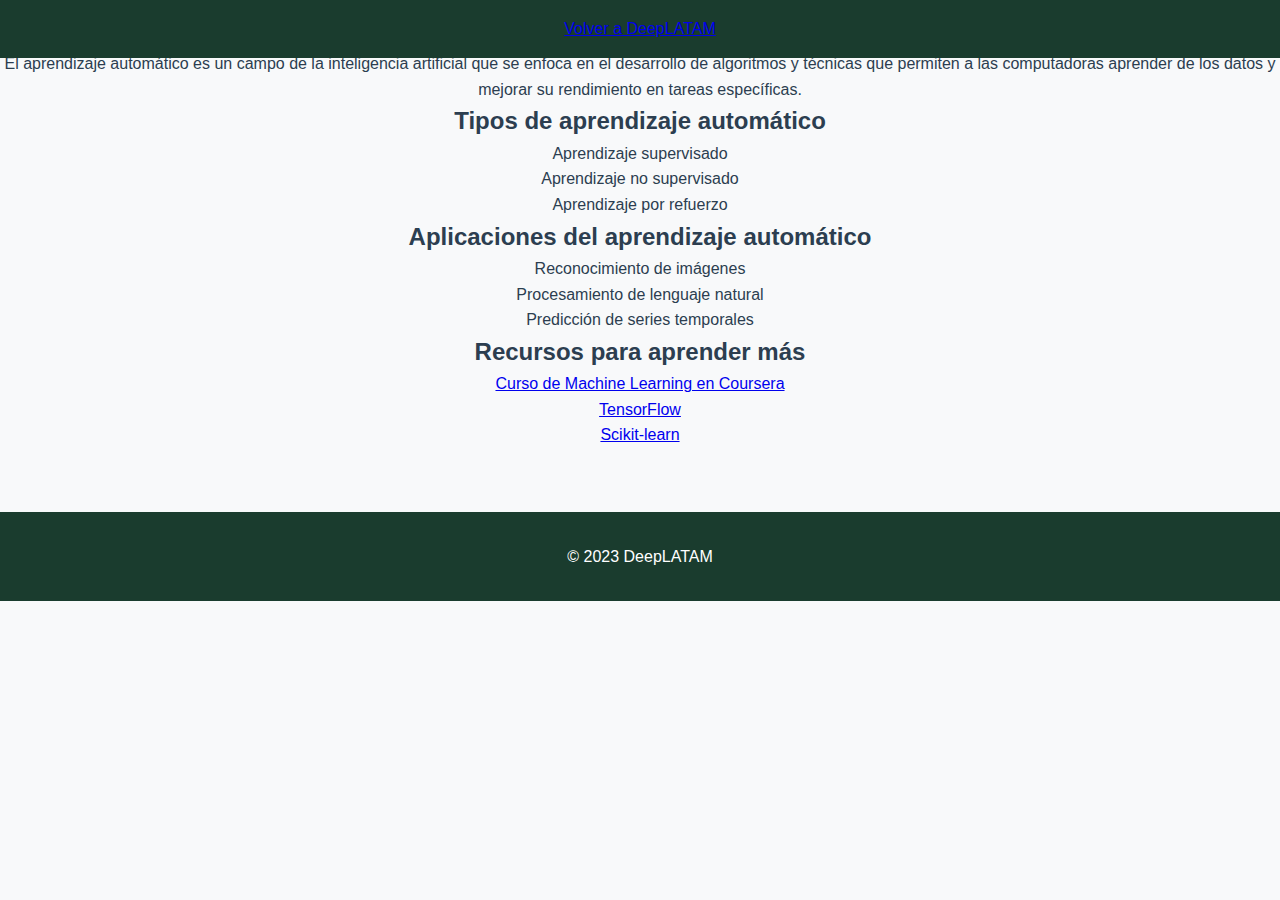
<file: topics/machine-learning.html>
<!DOCTYPE html>
<html lang="es">
<head>
  <meta charset="UTF-8">
  <meta name="viewport" content="width=device-width, initial-scale=1.0">
  <title>Machine Learning - DeepLATAM</title>
  <link rel="stylesheet" href="../styles/styles.css">
</head>
<body>
  <header>
    <nav>
      <a href="../index.html">Volver a DeepLATAM</a>
    </nav>
  </header>
  <main>
    <h1>Machine Learning</h1>
    <p>El aprendizaje automático es un campo de la inteligencia artificial que se enfoca en el desarrollo de algoritmos y técnicas que permiten a las computadoras aprender de los datos y mejorar su rendimiento en tareas específicas.</p>
    <h2>Tipos de aprendizaje automático</h2>
    <ul>
      <li>Aprendizaje supervisado</li>
      <li>Aprendizaje no supervisado</li>
      <li>Aprendizaje por refuerzo</li>
    </ul>
    <h2>Aplicaciones del aprendizaje automático</h2>
    <ul>
      <li>Reconocimiento de imágenes</li>
      <li>Procesamiento de lenguaje natural</li>
      <li>Predicción de series temporales</li>
    </ul>
    <h2>Recursos para aprender más</h2>
    <ul>
      <li><a href="https://www.coursera.org/learn/machine-learning" target="_blank">Curso de Machine Learning en Coursera</a></li>
      <li><a href="https://www.tensorflow.org/" target="_blank">TensorFlow</a></li>
      <li><a href="https://scikit-learn.org/" target="_blank">Scikit-learn</a></li
    </ul>
  </main>
  <footer>
    <p>&copy; 2023 DeepLATAM</p>
  </footer>
</body>
</html>
</file>
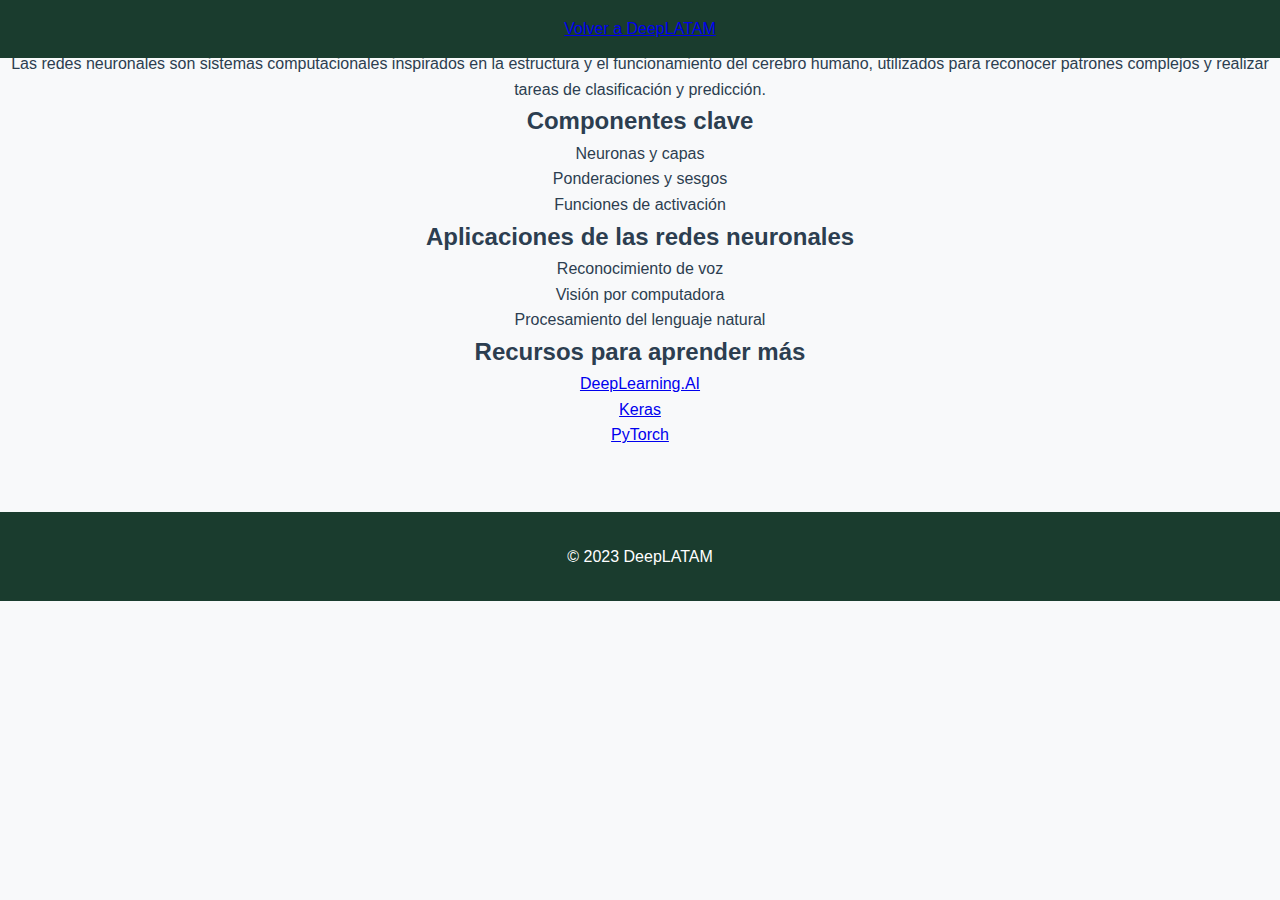
<file: topics/neural-networks.html>
<!DOCTYPE html>
<html lang="es">
<head>
  <meta charset="UTF-8">
  <meta name="viewport" content="width=device-width, initial-scale=1.0">
  <title>Redes Neuronales - DeepLATAM</title>
  <link rel="stylesheet" href="../styles/styles.css">
</head>
<body>
  <header>
    <nav>
      <a href="../index.html">Volver a DeepLATAM</a>
    </nav>
  </header>
  <main>
    <h1>Redes Neuronales</h1>
    <p>Las redes neuronales son sistemas computacionales inspirados en la estructura y el funcionamiento del cerebro humano, utilizados para reconocer patrones complejos y realizar tareas de clasificación y predicción.</p>
    <h2>Componentes clave</h2>
    <ul>
      <li>Neuronas y capas</li>
      <li>Ponderaciones y sesgos</li>
      <li>Funciones de activación</li>
    </ul>
    <h2>Aplicaciones de las redes neuronales</h2>
    <ul>
      <li>Reconocimiento de voz</li>
      <li>Visión por computadora</li>
      <li>Procesamiento del lenguaje natural</li>
    </ul>
    <h2>Recursos para aprender más</h2>
    <ul>
      <li><a href="https://www.deeplearning.ai/" target="_blank">DeepLearning.AI</a></li>
      <li><a href="https://keras.io/" target="_blank">Keras</a></li>
      <li><a href="https://pytorch.org/" target="_blank">PyTorch</a></li>
    </ul>
  </main>
  <footer>
    <p>&copy; 2023 DeepLATAM</p>
  </footer>
</body>
</html>
</file>
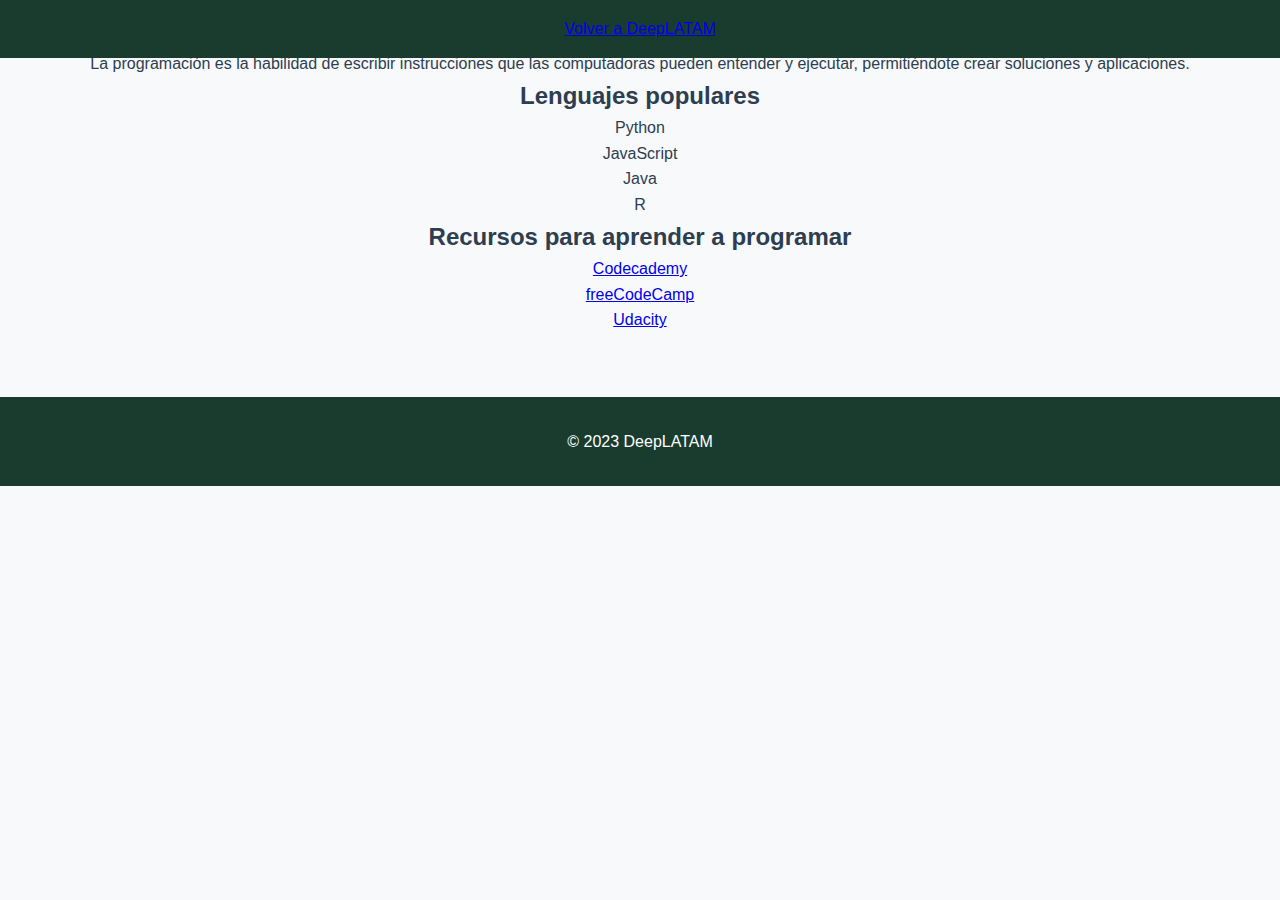
<file: topics/programming.html>
<!DOCTYPE html>
<html lang="es">
<head>
  <meta charset="UTF-8">
  <meta name="viewport" content="width=device-width, initial-scale=1.0">
  <title>Programación - DeepLATAM</title>
  <link rel="stylesheet" href="../styles/styles.css">
</head>
<body>
  <header>
    <nav>
      <a href="../index.html">Volver a DeepLATAM</a>
    </nav>
  </header>
  <main>
    <h1>Programación</h1>
    <p>La programación es la habilidad de escribir instrucciones que las computadoras pueden entender y ejecutar, permitiéndote crear soluciones y aplicaciones.</p>
    <h2>Lenguajes populares</h2>
    <ul>
      <li>Python</li>
      <li>JavaScript</li>
      <li>Java</li>
      <li>R</li>
    </ul>
    <h2>Recursos para aprender a programar</h2>
    <ul>
      <li><a href="https://www.codecademy.com/" target="_blank">Codecademy</a></li>
      <li><a href="https://www.freecodecamp.org/" target="_blank">freeCodeCamp</a></li>
      <li><a href="https://www.udacity.com/" target="_blank">Udacity</a></li>
    </ul>
  </main>
  <footer>
    <p>&copy; 2023 DeepLATAM</p>
  </footer>
</body>
</html>
</file>
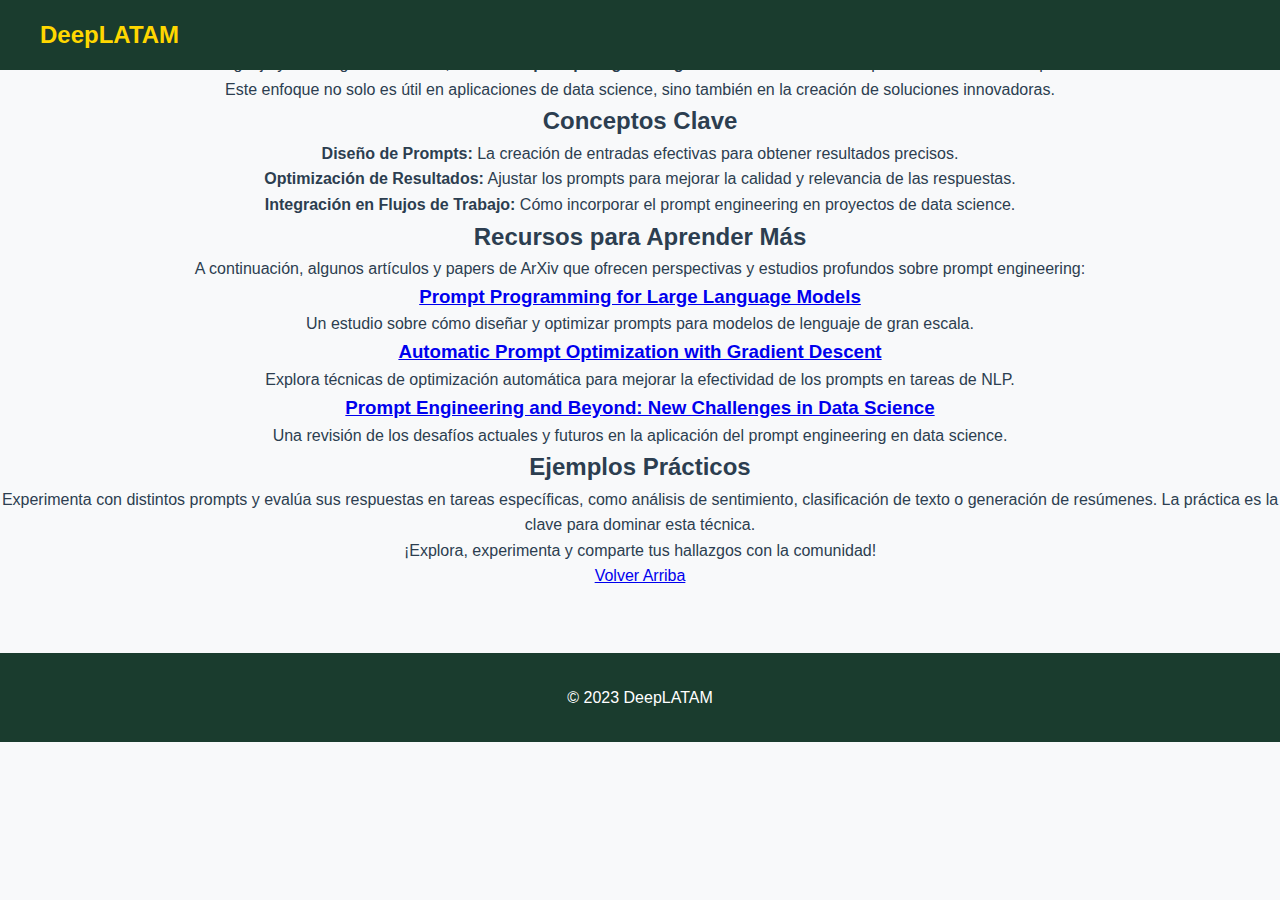
<file: topics/prompt-engineering.html>
<!DOCTYPE html>
<html lang="es">
<head>
  <meta charset="UTF-8">
  <meta name="viewport" content="width=device-width, initial-scale=1.0">
  <title>Prompt Engineering - DeepLATAM</title>
  <link rel="stylesheet" href="../styles/styles.css">
  <!-- Optionally, add a small inline script for smooth scrolling -->
  <script>
    document.addEventListener("DOMContentLoaded", function() {
      const backToTop = document.querySelector(".back-to-top");
      backToTop.addEventListener("click", function(e) {
        e.preventDefault();
        window.scrollTo({ top: 0, behavior: "smooth" });
      });
    });
  </script>
</head>
<body>
  <header>
    <nav>
      <div class="nav-container">
        <a href="../index.html" class="site-title">DeepLATAM</a>
      </div>
    </nav>
  </header>
  
  <main class="blog-post">
    <h1>Prompt Engineering en Data Science</h1>
    <p>
      En la era de los modelos de lenguaje y la inteligencia artificial, dominar el <strong>prompt engineering</strong> se ha vuelto fundamental para extraer el máximo potencial de estas herramientas. Este enfoque no solo es útil en aplicaciones de data science, sino también en la creación de soluciones innovadoras.
    </p>
    
    <h2>Conceptos Clave</h2>
    <ul>
      <li><strong>Diseño de Prompts:</strong> La creación de entradas efectivas para obtener resultados precisos.</li>
      <li><strong>Optimización de Resultados:</strong> Ajustar los prompts para mejorar la calidad y relevancia de las respuestas.</li>
      <li><strong>Integración en Flujos de Trabajo:</strong> Cómo incorporar el prompt engineering en proyectos de data science.</li>
    </ul>
    
    <h2>Recursos para Aprender Más</h2>
    <p>A continuación, algunos artículos y papers de ArXiv que ofrecen perspectivas y estudios profundos sobre prompt engineering:</p>
    
    <!-- Resource Cards -->
    <div class="paper-card">
      <h3><a href="https://arxiv.org/abs/2107.13586" target="_blank">Prompt Programming for Large Language Models</a></h3>
      <p>Un estudio sobre cómo diseñar y optimizar prompts para modelos de lenguaje de gran escala.</p>
    </div>
    
    <div class="paper-card">
      <h3><a href="https://arxiv.org/abs/2201.11903" target="_blank">Automatic Prompt Optimization with Gradient Descent</a></h3>
      <p>Explora técnicas de optimización automática para mejorar la efectividad de los prompts en tareas de NLP.</p>
    </div>
    
    <div class="paper-card">
      <h3><a href="https://arxiv.org/abs/2104.08773" target="_blank">Prompt Engineering and Beyond: New Challenges in Data Science</a></h3>
      <p>Una revisión de los desafíos actuales y futuros en la aplicación del prompt engineering en data science.</p>
    </div>
    
    <h2>Ejemplos Prácticos</h2>
    <p>
      Experimenta con distintos prompts y evalúa sus respuestas en tareas específicas, como análisis de sentimiento, clasificación de texto o generación de resúmenes. La práctica es la clave para dominar esta técnica.
    </p>
    
    <p>
      ¡Explora, experimenta y comparte tus hallazgos con la comunidad!
    </p>
    
  </main>
  
  <!-- Back to Top Button -->
  <a href="#" class="back-to-top">Volver Arriba</a>
  
  <footer>
    <p>&copy; 2023 DeepLATAM</p>
  </footer>
</body>
</html>
</file>
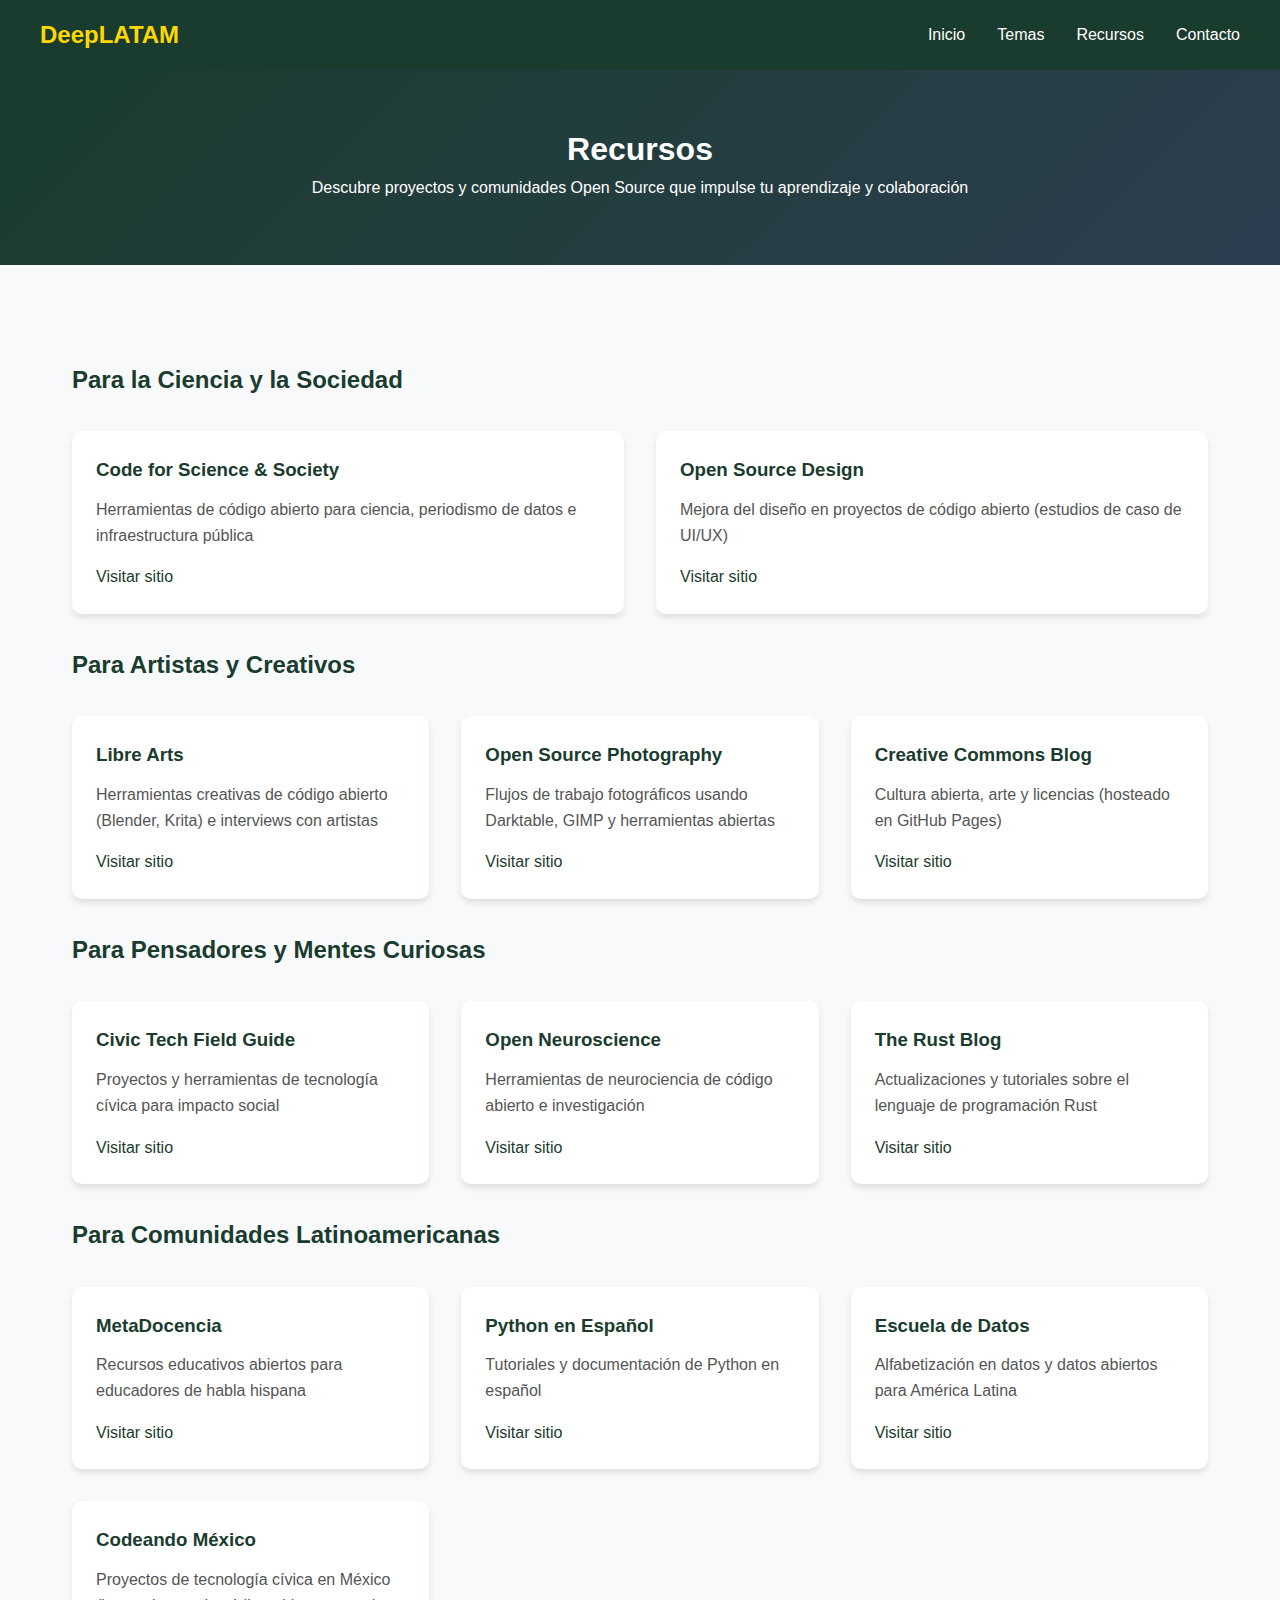
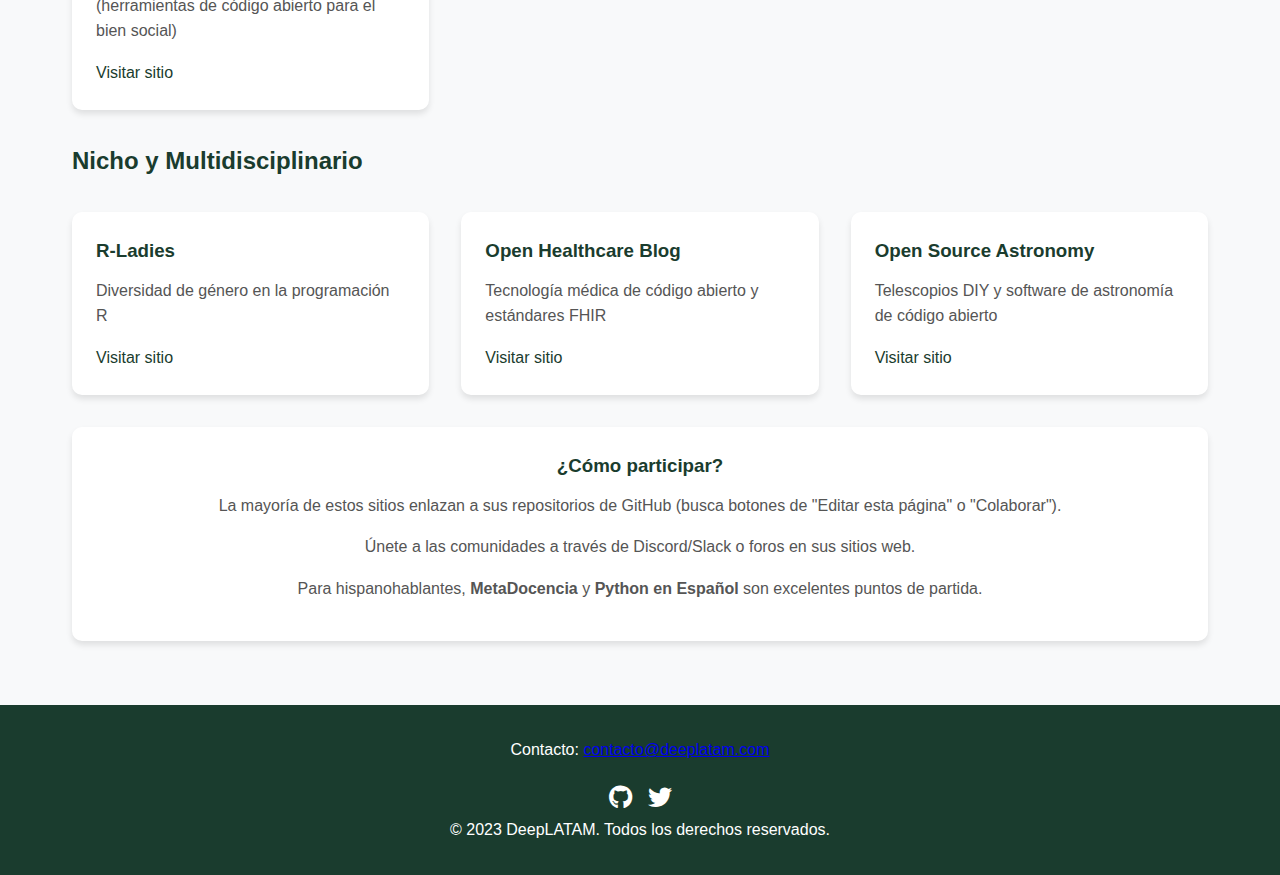
<file: topics/recursos.html>
<!DOCTYPE html>
<html lang="es">
<head>
    <meta charset="UTF-8">
    <meta name="viewport" content="width=device-width, initial-scale=1.0">
    <title>Recursos - DeepLATAM</title>
    <style>
        /* Match the project's styles */
        * {
            margin: 0;
            padding: 0;
            box-sizing: border-box;
            font-family: 'Segoe UI', Tahoma, Geneva, Verdana, sans-serif;
        }

        body {
            background-color: #f8f9fa;
            color: #2c3e50;
            line-height: 1.6;
        }

        nav {
            background-color: #1a3c2e;
            padding: 1rem;
            position: fixed;
            width: 100%;
            top: 0;
            z-index: 1000;
        }

        .nav-container {
            max-width: 1200px;
            margin: 0 auto;
            display: flex;
            justify-content: space-between;
            align-items: center;
        }

        .site-title {
            color: #ffd700;
            font-size: 1.5rem;
            font-weight: bold;
            text-decoration: none;
        }

        .nav-links {
            display: flex;
            gap: 2rem;
        }

        .nav-links a {
            color: white;
            text-decoration: none;
            font-weight: 500;
        }

        .hero {
            padding: 4rem 2rem;
            background: linear-gradient(135deg, #1a3c2e 0%, #2c3e50 100%);
            color: white;
            text-align: center;
            margin-top: 60px;
        }

        .resources-container {
            max-width: 1200px;
            margin: 4rem auto;
            padding: 0 2rem;
        }

        .resources-grid {
            display: grid;
            grid-template-columns: repeat(auto-fit, minmax(300px, 1fr));
            gap: 2rem;
            margin-top: 2rem;
        }

        .resource-card {
            background: white;
            border-radius: 10px;
            padding: 1.5rem;
            box-shadow: 0 4px 6px rgba(0, 0, 0, 0.1);
            transition: transform 0.3s ease;
        }

        .resource-card:hover {
            transform: translateY(-5px);
        }

        .resource-card h3 {
            color: #1a3c2e;
            margin-bottom: 0.75rem;
        }

        .resource-card p {
            color: #555;
            margin-bottom: 1rem;
        }

        .resource-link {
            display: inline-block;
            color: #1a3c2e;
            text-decoration: none;
            font-weight: 500;
        }

        .resource-link:hover {
            color: #2c3e50;
        }

        .section-title {
            color: #1a3c2e;
            font-size: 1.5rem;
            margin-bottom: 2rem;
            padding-top: 2rem;
        }

        footer {
            background-color: #1a3c2e;
            color: white;
            padding: 2rem;
            margin-top: 4rem;
        }

        .footer-content {
            max-width: 1200px;
            margin: 0 auto;
            text-align: center;
        }

        .social-links {
            display: flex;
            justify-content: center;
            gap: 1rem;
            margin-top: 1rem;
        }

        .social-links a {
            color: white;
            text-decoration: none;
            font-size: 1.5rem;
        }

        @media (max-width: 768px) {
            .nav-links {
                display: none;
            }

            .hero h1 {
                font-size: 2rem;
            }

            .resources-grid {
                grid-template-columns: 1fr;
            }
        }
    </style>
    <link rel="stylesheet" href="https://cdnjs.cloudflare.com/ajax/libs/font-awesome/6.0.0/css/all.min.css">
</head>
<body>
    <nav>
        <div class="nav-container">
            <a href="index.html" class="site-title">DeepLATAM</a>
            <div class="nav-links">
                <a href="../index.html">Inicio</a>
                <a href="../index.html#temas">Temas</a>
                <a href="recursos.html" class="active">Recursos</a>
                <a href="../index.html#contacto">Contacto</a>
            </div>
        </div>
    </nav>

    <section class="hero">
        <h1>Recursos</h1>
        <p>Descubre proyectos y comunidades Open Source que impulse tu aprendizaje y colaboración</p>
    </section>

    <main class="resources-container">
        <h2 class="section-title">Para la Ciencia y la Sociedad</h2>
        <div class="resources-grid">
            <div class="resource-card">
                <h3>Code for Science & Society</h3>
                <p>Herramientas de código abierto para ciencia, periodismo de datos e infraestructura pública</p>
                <a href="https://codeforscience.org/blog" class="resource-link">Visitar sitio</a>
            </div>
            <div class="resource-card">
                <h3>Open Source Design</h3>
                <p>Mejora del diseño en proyectos de código abierto (estudios de caso de UI/UX)</p>
                <a href="https://opensourcedesign.net/blog" class="resource-link">Visitar sitio</a>
            </div>
        </div>

        <h2 class="section-title">Para Artistas y Creativos</h2>
        <div class="resources-grid">
            <div class="resource-card">
                <h3>Libre Arts</h3>
                <p>Herramientas creativas de código abierto (Blender, Krita) e interviews con artistas</p>
                <a href="https://librearts.org" class="resource-link">Visitar sitio</a>
            </div>
            <div class="resource-card">
                <h3>Open Source Photography</h3>
                <p>Flujos de trabajo fotográficos usando Darktable, GIMP y herramientas abiertas</p>
                <a href="https://opensourcephotography.org" class="resource-link">Visitar sitio</a>
            </div>
            <div class="resource-card">
                <h3>Creative Commons Blog</h3>
                <p>Cultura abierta, arte y licencias (hosteado en GitHub Pages)</p>
                <a href="https://creativecommons.org/blog" class="resource-link">Visitar sitio</a>
            </div>
        </div>

        <h2 class="section-title">Para Pensadores y Mentes Curiosas</h2>
        <div class="resources-grid">
            <div class="resource-card">
                <h3>Civic Tech Field Guide</h3>
                <p>Proyectos y herramientas de tecnología cívica para impacto social</p>
                <a href="https://civictech.guide" class="resource-link">Visitar sitio</a>
            </div>
            <div class="resource-card">
                <h3>Open Neuroscience</h3>
                <p>Herramientas de neurociencia de código abierto e investigación</p>
                <a href="https://open-neuroscience.com" class="resource-link">Visitar sitio</a>
            </div>
            <div class="resource-card">
                <h3>The Rust Blog</h3>
                <p>Actualizaciones y tutoriales sobre el lenguaje de programación Rust</p>
                <a href="https://blog.rust-lang.org" class="resource-link">Visitar sitio</a>
            </div>
        </div>

        <h2 class="section-title">Para Comunidades Latinoamericanas</h2>
        <div class="resources-grid">
            <div class="resource-card">
                <h3>MetaDocencia</h3>
                <p>Recursos educativos abiertos para educadores de habla hispana</p>
                <a href="https://metadocencia.org" class="resource-link">Visitar sitio</a>
            </div>
            <div class="resource-card">
                <h3>Python en Español</h3>
                <p>Tutoriales y documentación de Python en español</p>
                <a href="https://python-es.readthedocs.io" class="resource-link">Visitar sitio</a>
            </div>
            <div class="resource-card">
                <h3>Escuela de Datos</h3>
                <p>Alfabetización en datos y datos abiertos para América Latina</p>
                <a href="https://escueladedatos.org" class="resource-link">Visitar sitio</a>
            </div>
            <div class="resource-card">
                <h3>Codeando México</h3>
                <p>Proyectos de tecnología cívica en México (herramientas de código abierto para el bien social)</p>
                <a href="https://codeandomexico.org" class="resource-link">Visitar sitio</a>
            </div>
        </div>

        <h2 class="section-title">Nicho y Multidisciplinario</h2>
        <div class="resources-grid">
            <div class="resource-card">
                <h3>R-Ladies</h3>
                <p>Diversidad de género en la programación R</p>
                <a href="https://blog.rladies.org" class="resource-link">Visitar sitio</a>
            </div>
            <div class="resource-card">
                <h3>Open Healthcare Blog</h3>
                <p>Tecnología médica de código abierto y estándares FHIR</p>
                <a href="https://openhealthcare.org" class="resource-link">Visitar sitio</a>
            </div>
            <div class="resource-card">
                <h3>Open Source Astronomy</h3>
                <p>Telescopios DIY y software de astronomía de código abierto</p>
                <a href="https://opensourceastro.org" class="resource-link">Visitar sitio</a>
            </div>
        </div>

        <div class="resources-grid" style="margin-top: 2rem;">
            <div class="resource-card" style="grid-column: 1 / -1; text-align: center;">
                <h3>¿Cómo participar?</h3>
                <p>La mayoría de estos sitios enlazan a sus repositorios de GitHub (busca botones de "Editar esta página" o "Colaborar").</p>
                <p>Únete a las comunidades a través de Discord/Slack o foros en sus sitios web.</p>
                <p>Para hispanohablantes, <strong>MetaDocencia</strong> y <strong>Python en Español</strong> son excelentes puntos de partida.</p>
            </div>
        </div>
    </main>

    <footer>
        <div class="footer-content">
            <p>Contacto: <a href="mailto:contacto@deeplatam.com">contacto@deeplatam.com</a></p>
            <div class="social-links">
                <a href="https://github.com/SanThought/deeplatam"><i class="fab fa-github"></i></a>
                <a href="https://x.com/S4nS4nti4g0"><i class="fab fa-twitter"></i></a>
            </div>
            <p>© 2023 DeepLATAM. Todos los derechos reservados.</p>
        </div>
    </footer>
</body>
</html>
</file>
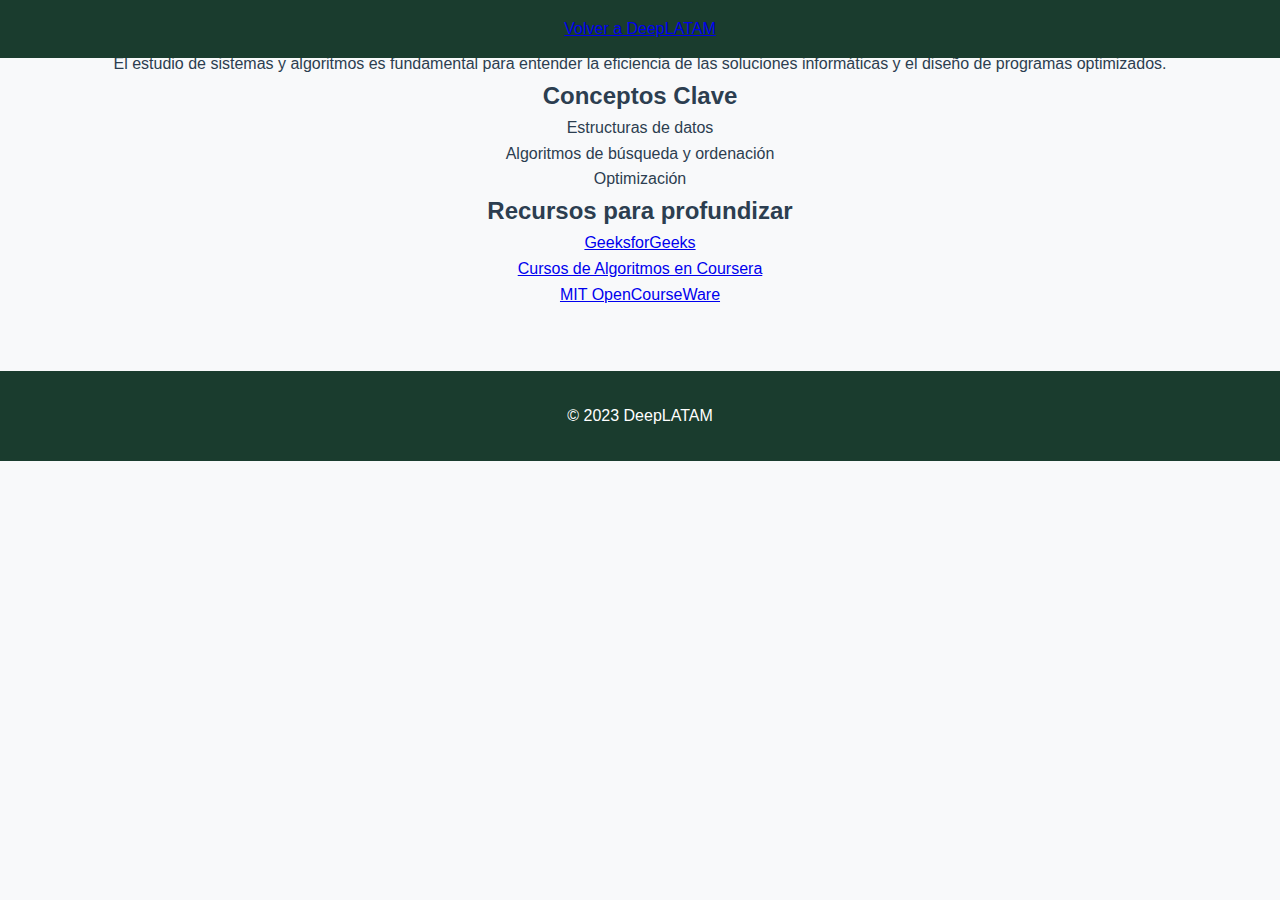
<file: topics/systems-and-algorithms.html>
<!DOCTYPE html>
<html lang="es">
<head>
  <meta charset="UTF-8">
  <meta name="viewport" content="width=device-width, initial-scale=1.0">
  <title>Sistemas y Algoritmos - DeepLATAM</title>
  <link rel="stylesheet" href="../styles/styles.css">
</head>
<body>
  <header>
    <nav>
      <a href="../index.html">Volver a DeepLATAM</a>
    </nav>
  </header>
  <main>
    <h1>Sistemas y Algoritmos</h1>
    <p>El estudio de sistemas y algoritmos es fundamental para entender la eficiencia de las soluciones informáticas y el diseño de programas optimizados.</p>
    <h2>Conceptos Clave</h2>
    <ul>
      <li>Estructuras de datos</li>
      <li>Algoritmos de búsqueda y ordenación</li>
      <li>Optimización</li>
    </ul>
    <h2>Recursos para profundizar</h2>
    <ul>
      <li><a href="https://www.geeksforgeeks.org/" target="_blank">GeeksforGeeks</a></li>
      <li><a href="https://www.coursera.org/courses?query=algorithms" target="_blank">Cursos de Algoritmos en Coursera</a></li>
      <li><a href="https://ocw.mit.edu/courses/electrical-engineering-and-computer-science/" target="_blank">MIT OpenCourseWare</a></li>
    </ul>
  </main>
  <footer>
    <p>&copy; 2023 DeepLATAM</p>
  </footer>
</body>
</html>
</file>
<file: styles/styles.css>
/* ========================== */
/*      Global Styles         */
/* ========================== */

* {
    margin: 0;
    padding: 0;
    box-sizing: border-box;
    font-family: 'Segoe UI', Tahoma, Geneva, Verdana, sans-serif;
}

body {
    background-color: #f8f9fa;
    color: #2c3e50;
    line-height: 1.6;
    text-align: center;
}

/* ========================== */
/*         Navigation         */
/* ========================== */

nav {
    background-color: #1a3c2e;
    padding: 1rem;
    position: fixed;
    width: 100%;
    top: 0;
    z-index: 1000;
}

.nav-container {
    max-width: 1200px;
    margin: 0 auto;
    display: flex;
    justify-content: space-between;
    align-items: center;
}

.site-title {
    color: #ffd700;
    font-size: 1.5rem;
    font-weight: bold;
    text-decoration: none;
}

.nav-links {
    display: flex;
    gap: 2rem;
}

.nav-links a {
    color: white;
    text-decoration: none;
    font-weight: 500;
}

@media (max-width: 768px) {
    .nav-links {
        display: none;
    }
}

/* ========================== */
/*         Hero Section       */
/* ========================== */

.hero {
    padding: 6rem 2rem 4rem;
    background: linear-gradient(135deg, #1a3c2e 0%, #2c3e50 100%);
    color: white;
    text-align: center;
    margin-top: 70px; /* Account for fixed nav */
}

.hero h1 {
    font-size: 2.5rem;
    margin-bottom: 1rem;
}

.hero p {
    font-size: 1.2rem;
    max-width: 600px;
    margin: 0 auto 2rem;
}

.cta-button {
    display: inline-block;
    background-color: #ffd700;
    color: #1a3c2e;
    padding: 1rem 2rem;
    text-decoration: none;
    border-radius: 5px;
    font-weight: bold;
    transition: all 0.3s ease;
}

.cta-button:hover {
    transform: translateY(-2px);
    box-shadow: 0 5px 15px rgba(0,0,0,0.2);
}

/* ========================== */
/*    Moderators Section      */
/* ========================== */

.moderators {
    padding: 4rem 2rem;
    background-color: #fff;
}

.moderators h2 {
    font-size: 2rem;
    margin-bottom: 2rem;
    color: #1a3c2e;
}

.moderators-grid {
    display: grid;
    grid-template-columns: repeat(auto-fit, minmax(250px, 1fr));
    gap: 2rem;
    margin-top: 2rem;
}

.moderator-card {
    background: #f8f9fa;
    border-radius: 10px;
    padding: 1.5rem;
    box-shadow: 0 4px 6px rgba(0,0,0,0.1);
    transition: transform 0.3s ease;
}

.moderator-card:hover {
    transform: translateY(-5px);
}

.moderator-card img {
    width: 100%;
    max-width: 150px;
    height: auto;
    border-radius: 50%;
    margin-bottom: 1rem;
}

.moderator-card h3 {
    font-size: 1.25rem;
    color: #1a3c2e;
    margin-bottom: 0.5rem;
}

.moderator-card p {
    font-size: 1rem;
    color: #555;
}

/* ========================== */
/*       Topics Section       */
/* ========================== */

.topics {
    padding: 4rem 2rem;
    max-width: 1200px;
    margin: 0 auto;
}

.topics-grid {
    display: grid;
    grid-template-columns: repeat(auto-fit, minmax(250px, 1fr));
    gap: 2rem;
    margin-top: 2rem;
}

.topic-card {
    background: white;
    border-radius: 10px;
    padding: 2rem;
    box-shadow: 0 4px 6px rgba(0,0,0,0.1);
    transition: transform 0.3s ease;
}

.topic-card:hover {
    transform: translateY(-5px);
}

.topic-card h3 {
    color: #1a3c2e;
    margin-bottom: 1rem;
}

.topic-card a {
    color: #1a3c2e;
    text-decoration: none;
}

/* ========================== */
/*         Footer             */
/* ========================== */

footer {
    background-color: #1a3c2e;
    color: white;
    padding: 2rem;
    margin-top: 4rem;
}

.footer-content {
    max-width: 1200px;
    margin: 0 auto;
}

.social-links {
    display: flex;
    justify-content: center;
    gap: 1rem;
    margin-top: 1rem;
}

.social-links a {
    color: white;
    text-decoration: none;
    font-size: 1.5rem;
}
</file>
